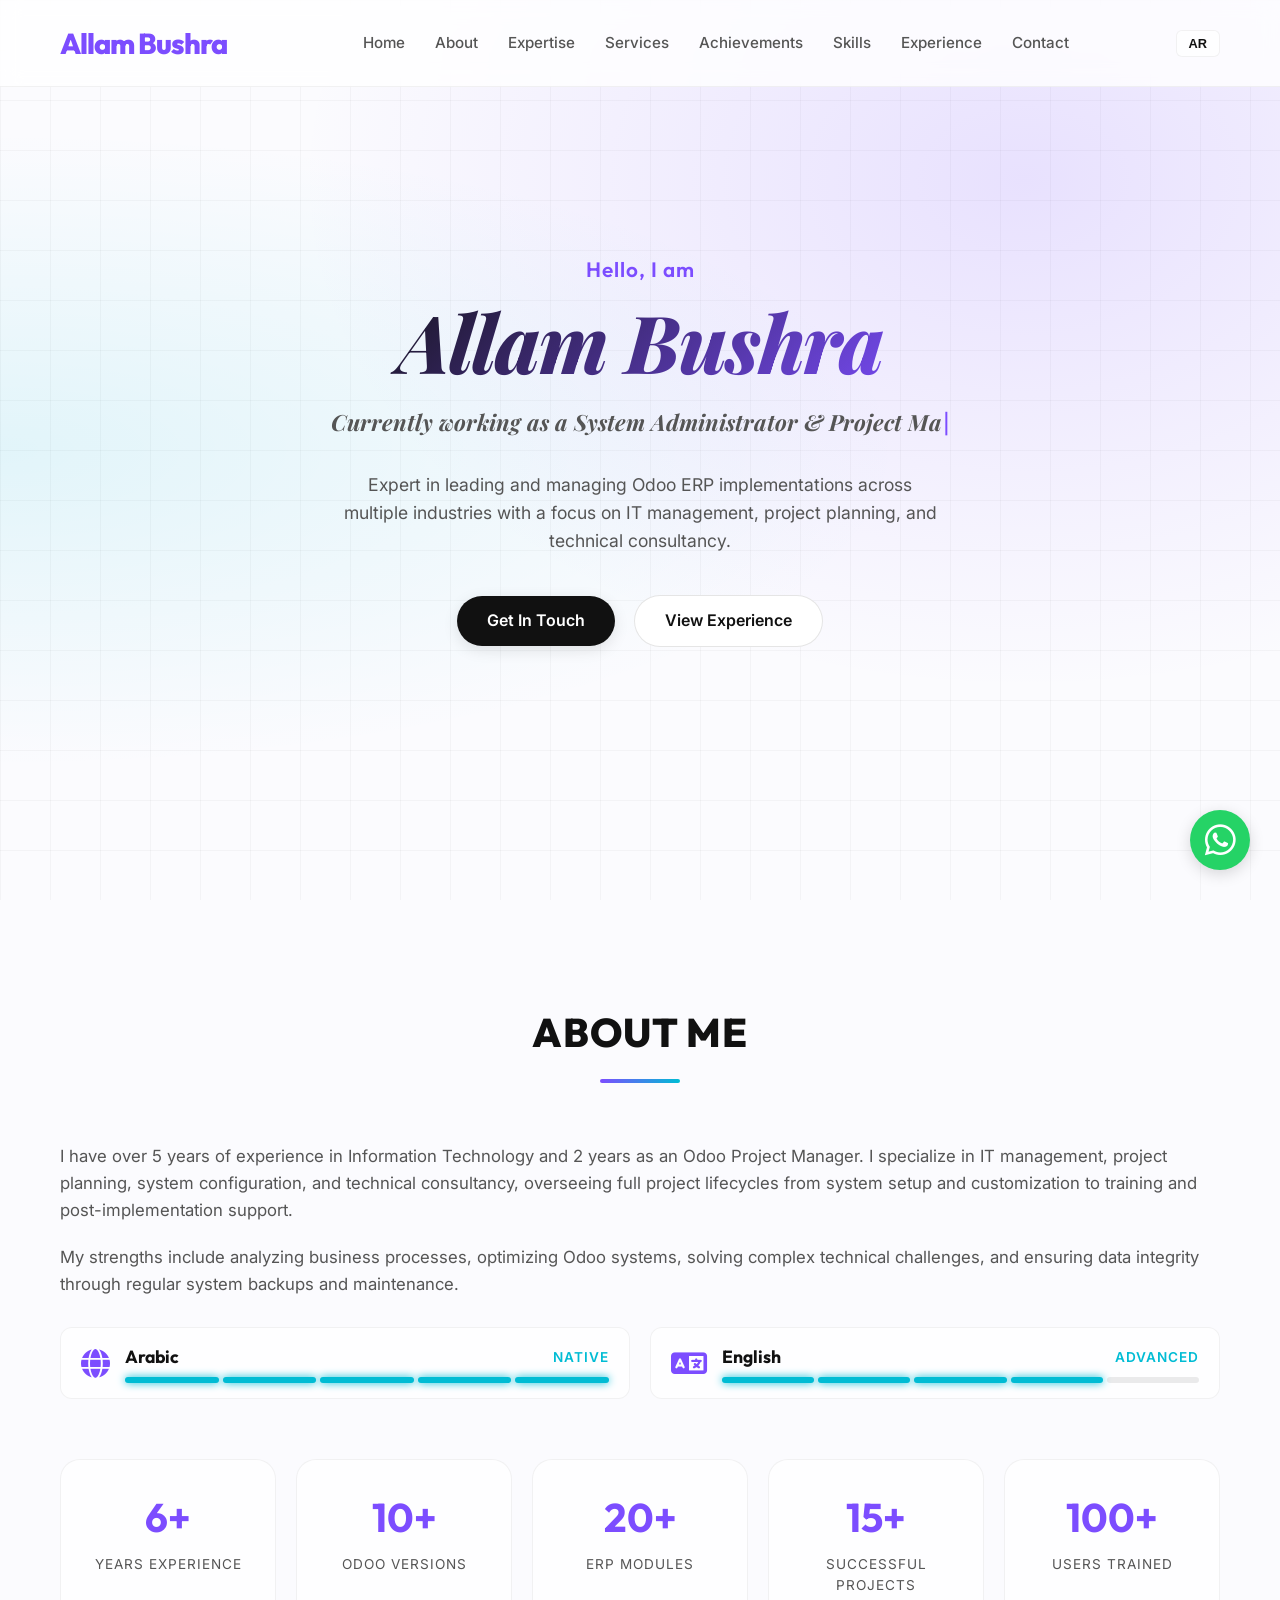
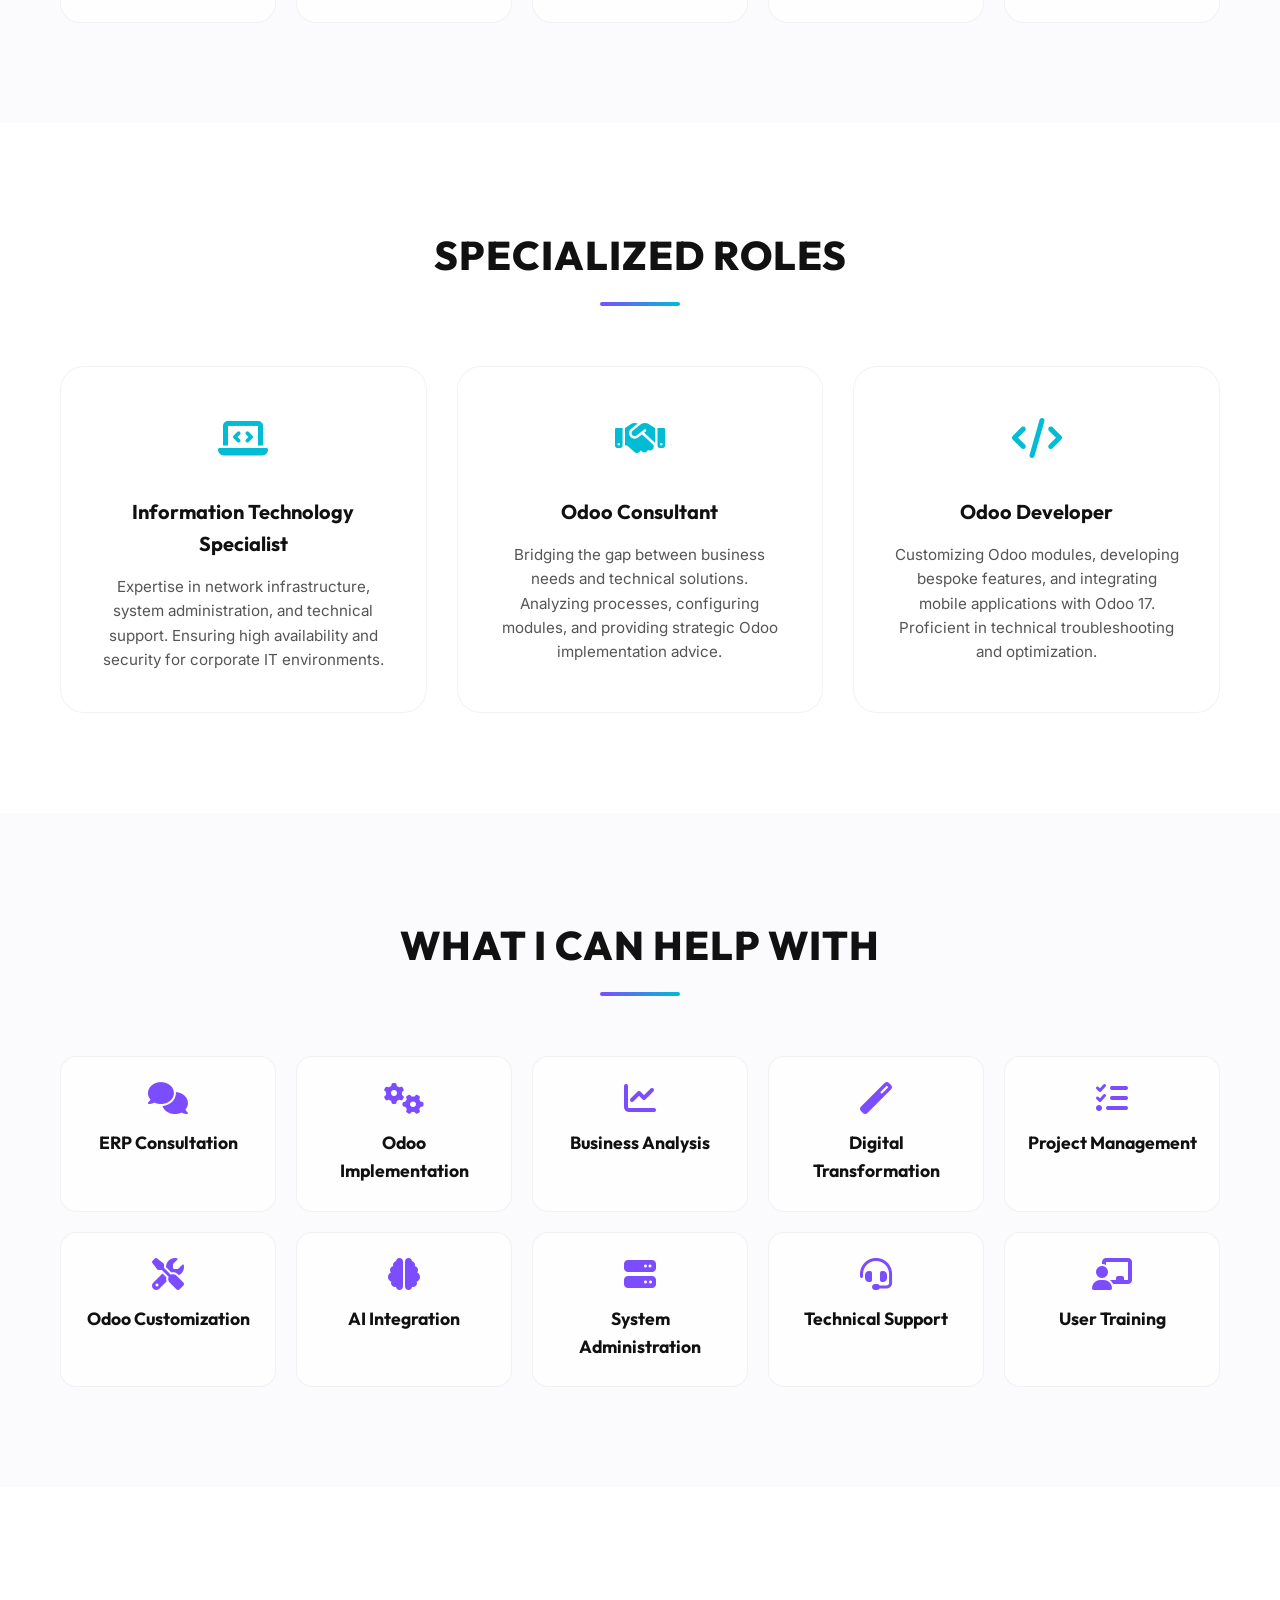
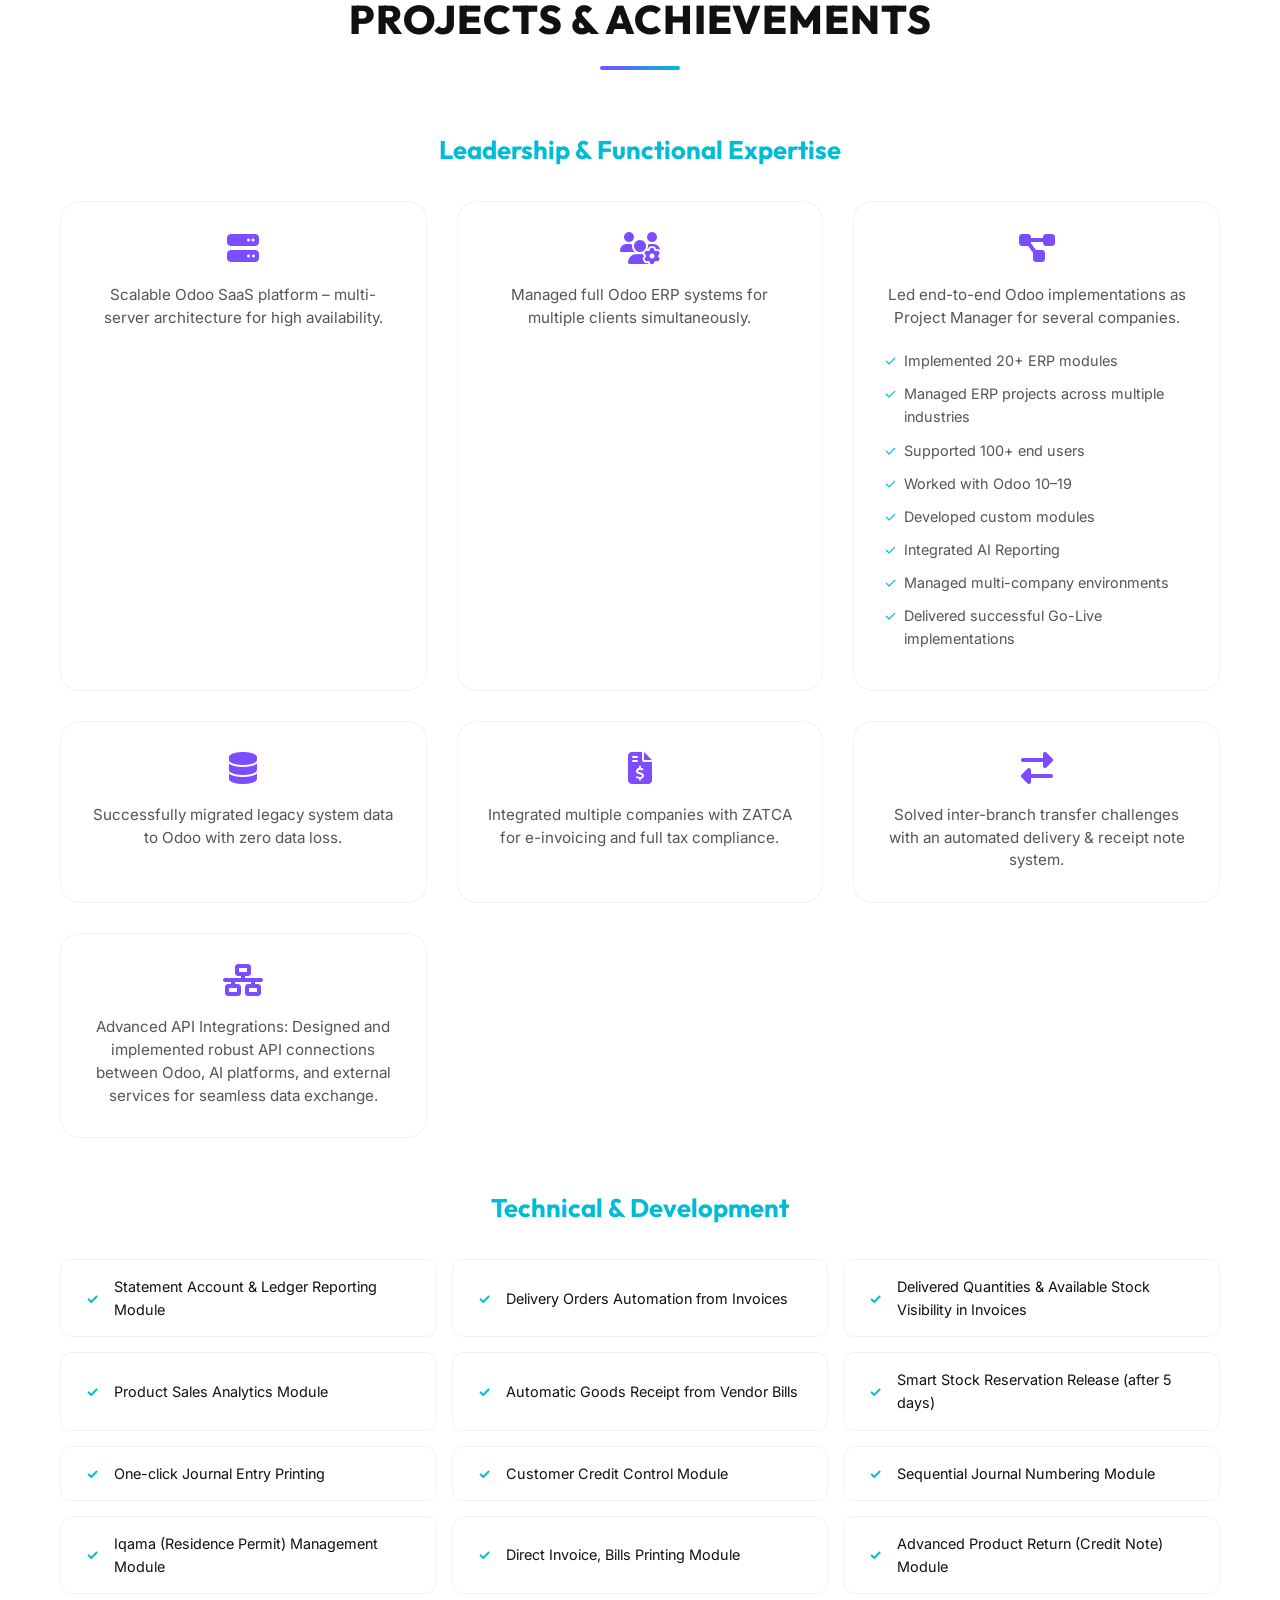
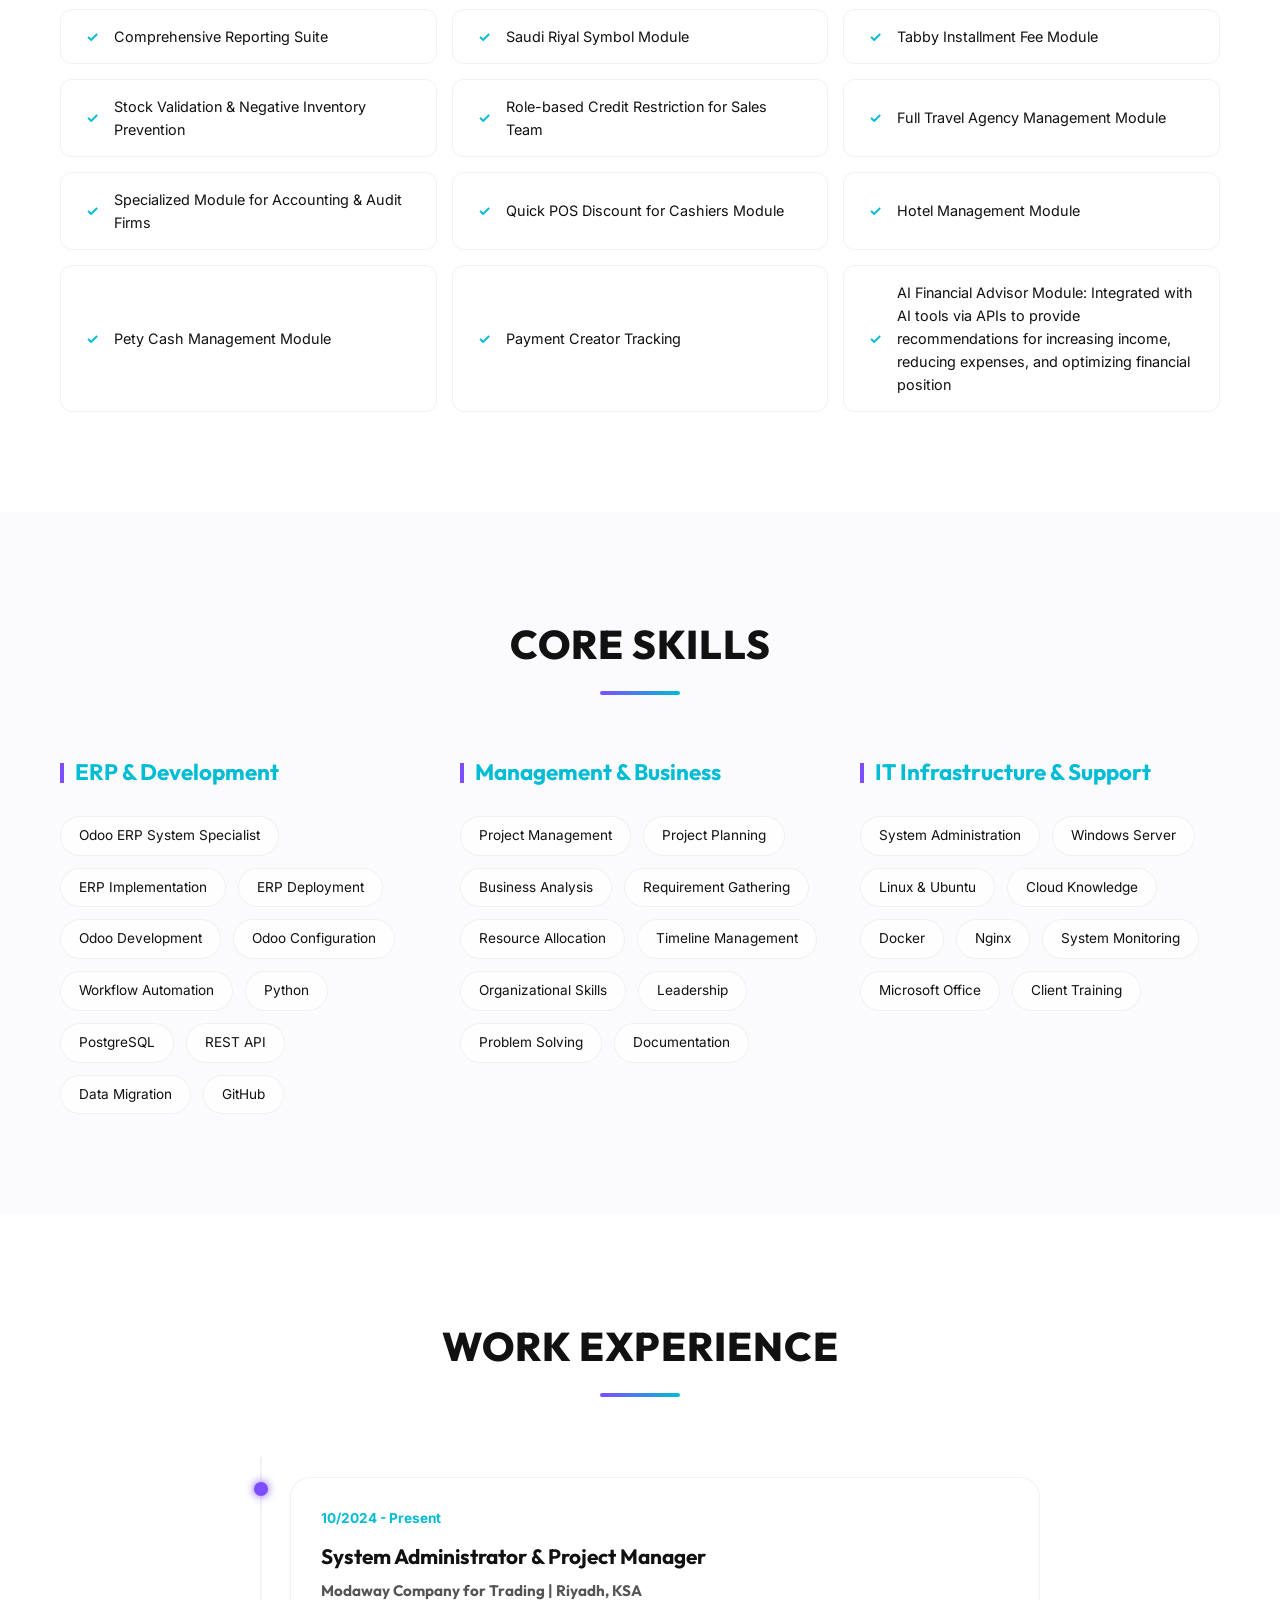
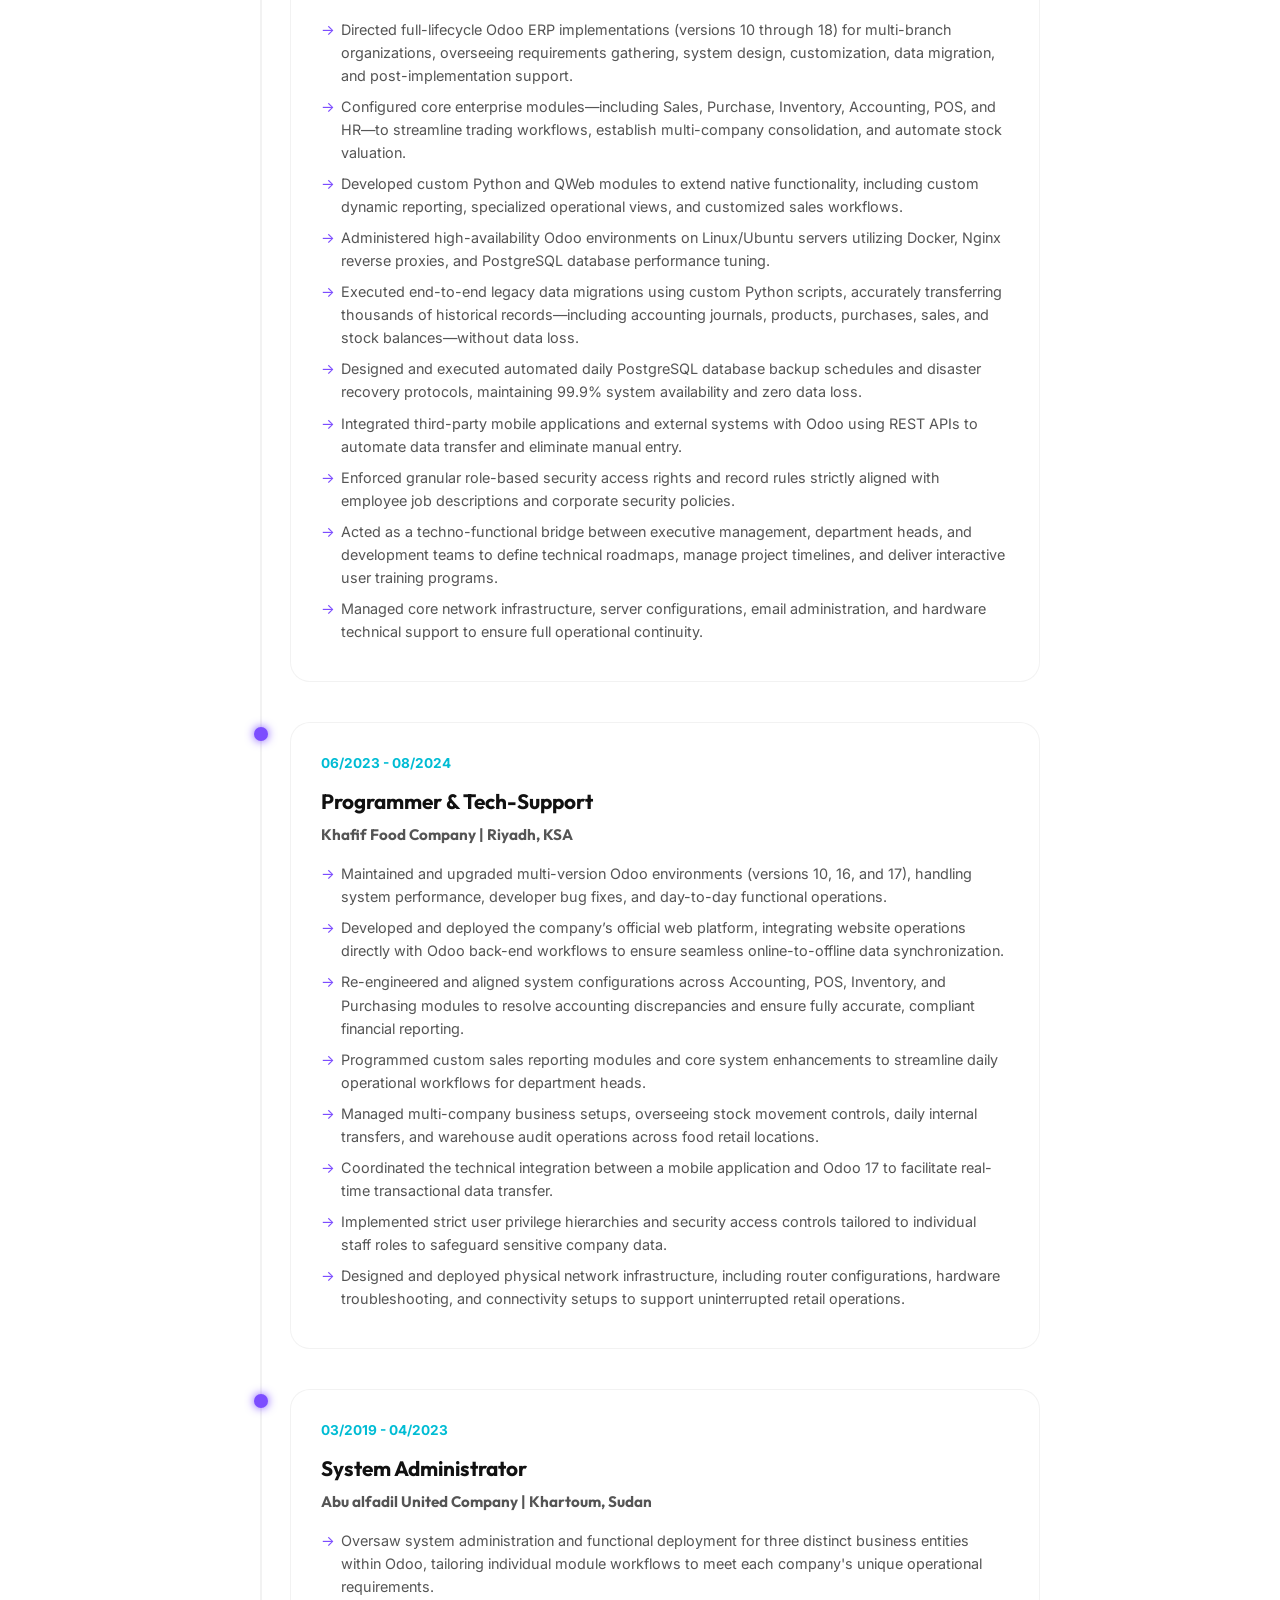
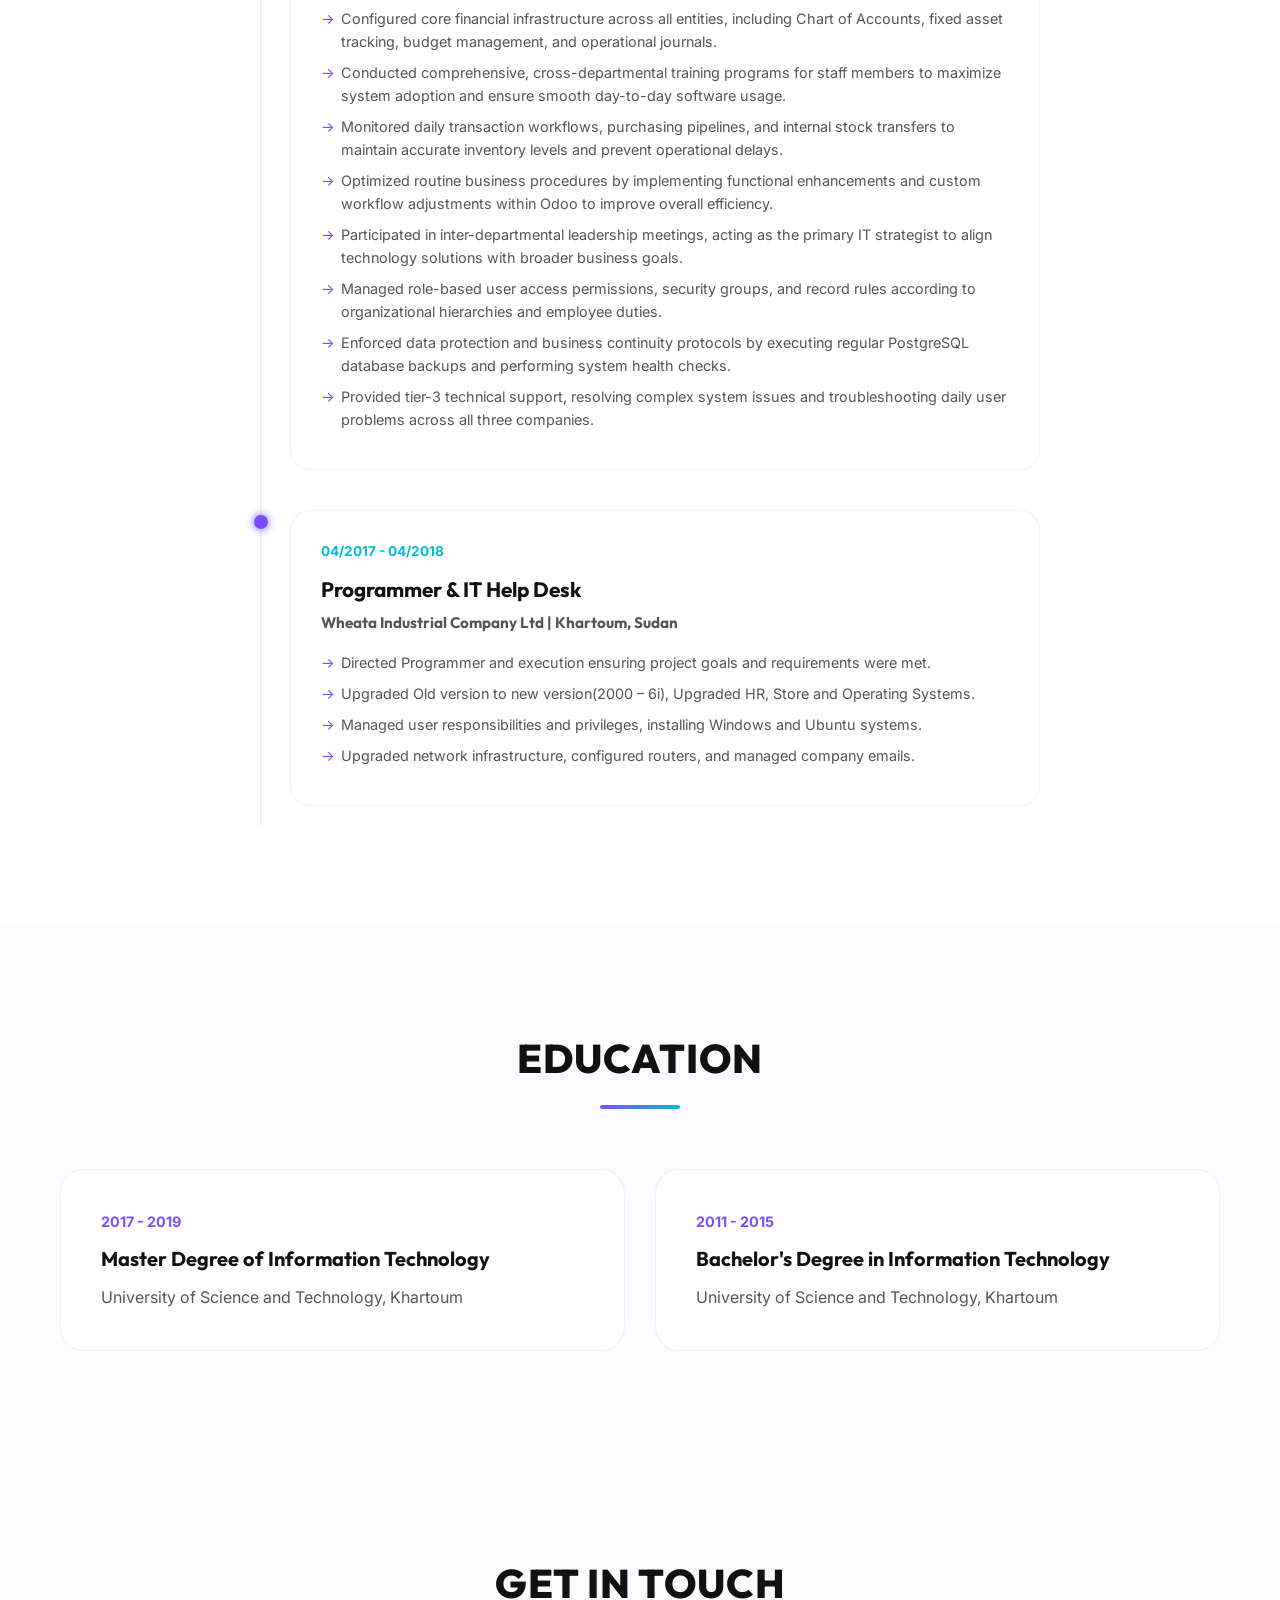
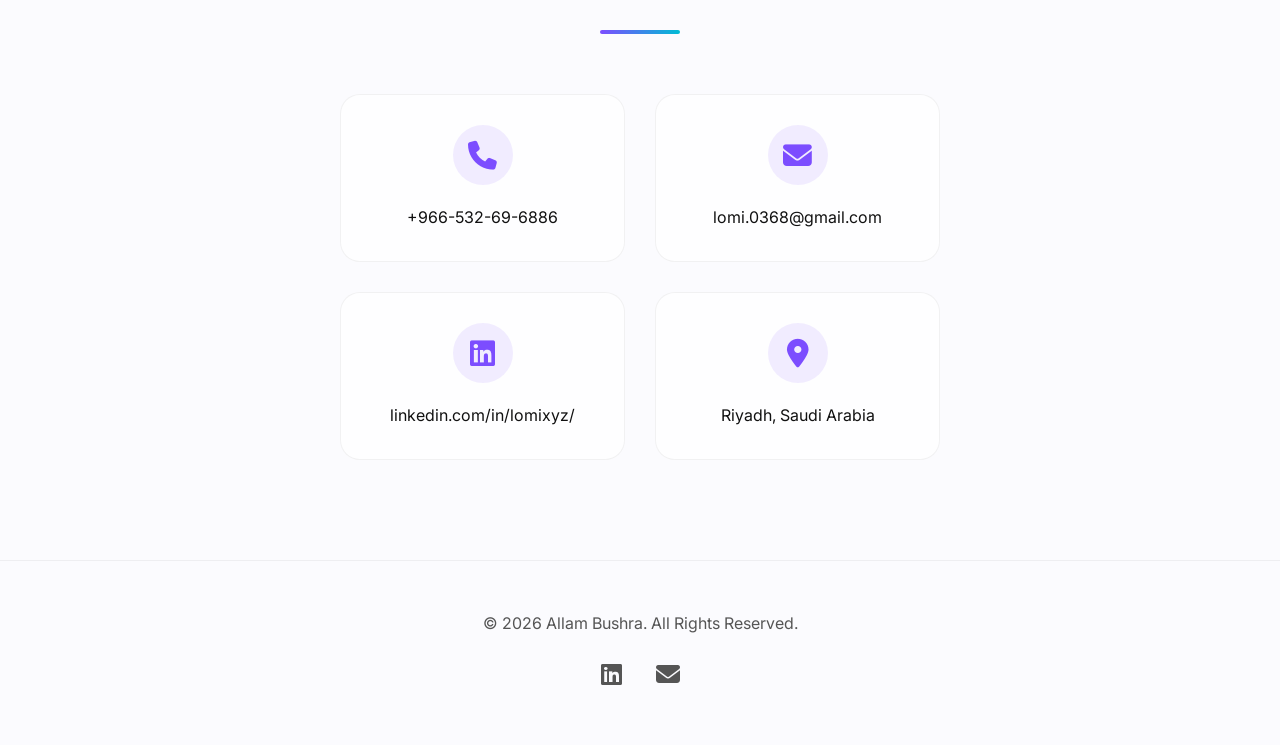
<file: index.html>
<!DOCTYPE html>
<html lang="en">
<head>
    <meta charset="UTF-8">
    <meta name="viewport" content="width=device-width, initial-scale=1.0">
    <title>Allam Bushra | ERP Specialist & Odoo Expert</title>
    <meta name="description" content="Portfolio of Allam Bushra, an ERP System Specialist, Odoo Consultant, and Odoo Developer.">
    <link rel="stylesheet" href="style.css">
    <!-- Google Fonts -->
    <link rel="preconnect" href="https://fonts.googleapis.com">
    <link rel="preconnect" href="https://fonts.gstatic.com" crossorigin>
    <link href="https://fonts.googleapis.com/css2?family=Inter:wght@300;400;500;600;700&family=Outfit:wght@300;400;500;600;700;800&family=Cairo:wght@300;400;600;700;900&family=Playfair+Display:ital,wght@0,400;0,700;1,400;1,700&display=swap" rel="stylesheet">
    <!-- Font Awesome -->
    <link rel="stylesheet" href="https://cdnjs.cloudflare.com/ajax/libs/font-awesome/6.4.0/css/all.min.css">
</head>
<body>
    <nav id="navbar">
        <div class="container">
            <div class="logo"><span data-en="Allam" data-ar="علام">Allam</span> <span data-en="Bushra" data-ar="بشرى">Bushra</span></div>
            <ul class="nav-links">
                <li><a href="#hero" data-en="Home" data-ar="الرئيسية">Home</a></li>
                <li><a href="#about" data-en="About" data-ar="من أنا">About</a></li>
                <li><a href="#expertise" data-en="Expertise" data-ar="الخبرات">Expertise</a></li>
                <li><a href="#services" data-en="Services" data-ar="الخدمات">Services</a></li>
                <li><a href="#achievements" data-en="Achievements" data-ar="الإنجازات">Achievements</a></li>
                <li><a href="#skills" data-en="Skills" data-ar="المهارات">Skills</a></li>
                <li><a href="#experience" data-en="Experience" data-ar="الخبرة">Experience</a></li>
                <li><a href="#contact" data-en="Contact" data-ar="اتصل بي">Contact</a></li>
            </ul>
            <div class="nav-right">
                <button id="lang-toggle" class="lang-btn">AR</button>
                <div class="menu-btn"><i class="fas fa-bars"></i></div>
            </div>
        </div>
    </nav>

    <header id="hero">
        <div class="container">
            <div class="hero-content">
                <h2 class="fade-in" data-en="Hello, I am" data-ar="مرحباً، أنا">Hello, I am</h2>
                <h1 class="fade-in" data-en="Allam Bushra" data-ar="علام بشرى">Allam Bushra</h1>
                <h3 class="fade-in typing-effect" id="typed-text" data-en="Currently working as a System Administrator & Project Manager" data-ar="أعمل حالياً كمدير نظام ومدير مشاريع"></h3>
                <p class="fade-in" data-en="Expert in leading and managing Odoo ERP implementations across multiple industries with a focus on IT management, project planning, and technical consultancy." data-ar="خبير في قيادة وإدارة تطبيقات Odoo ERP عبر صناعات متعددة مع التركيز على إدارة تكنولوجيا المعلومات وتخطيط المشاريع والاستشارات الفنية.">Expert in leading and managing Odoo ERP implementations across multiple industries with a focus on IT management, project planning, and technical consultancy.</p>
                <div class="hero-btns fade-in">
                    <a href="#contact" class="btn btn-primary" data-en="Get In Touch" data-ar="تواصل معي">Get In Touch</a>
                    <a href="#experience" class="btn btn-secondary" data-en="View Experience" data-ar="عرض الخبرات">View Experience</a>
                </div>
            </div>
        </div>
    </header>

    <section id="about" class="section">
        <div class="container">
            <div class="section-title">
                <h2 data-en="About Me" data-ar="عني">About Me</h2>
                <div class="underline"></div>
            </div>
            <div class="about-grid">
                <div class="about-text">
                    <p data-en="I have over 5 years of experience in Information Technology and 2 years as an Odoo Project Manager. I specialize in IT management, project planning, system configuration, and technical consultancy, overseeing full project lifecycles from system setup and customization to training and post-implementation support." data-ar="لدي أكثر من 5 سنوات من الخبرة في تكنولوجيا المعلومات وسنتين كمدير مشروع أودو. أتخصص في إدارة تكنولوجيا المعلومات، وتخطيط المشاريع، وتكوين الأنظمة، والاستشارات الفنية، والإشراف على دورات حياة المشروع الكاملة من إعداد النظام وتخصيصه إلى التدريب ودعم ما بعد التنفيذ.">I have over 5 years of experience in Information Technology and 2 years as an Odoo Project Manager. I specialize in IT management, project planning, system configuration, and technical consultancy, overseeing full project lifecycles from system setup and customization to training and post-implementation support.</p>
                    <p data-en="My strengths include analyzing business processes, optimizing Odoo systems, solving complex technical challenges, and ensuring data integrity through regular system backups and maintenance." data-ar="تشمل نقاط قوتي تحليل العمليات التجارية، وتحسين أنظمة أودو، وحل التحديات التقنية المعقدة، وضمان سلامة البيانات من خلال النسخ الاحتياطي المنتظم للنظام والصيانة.">My strengths include analyzing business processes, optimizing Odoo systems, solving complex technical challenges, and ensuring data integrity through regular system backups and maintenance.</p>
                    <div class="lang-grid">
                        <div class="lang-card fade-up">
                            <i class="fas fa-globe"></i>
                            <div class="lang-details">
                                <div class="lang-header">
                                    <h4 data-en="Arabic" data-ar="العربية">Arabic</h4>
                                    <span class="lang-level" data-en="Native" data-ar="اللغة الأم">Native</span>
                                </div>
                                <div class="lexus-indicator">
                                    <div class="segment filled s1"></div>
                                    <div class="segment filled s2"></div>
                                    <div class="segment filled s3"></div>
                                    <div class="segment filled s4"></div>
                                    <div class="segment filled s5"></div>
                                </div>
                            </div>
                        </div>
                        <div class="lang-card fade-up">
                            <i class="fas fa-language"></i>
                            <div class="lang-details">
                                <div class="lang-header">
                                    <h4 data-en="English" data-ar="الإنجليزية">English</h4>
                                    <span class="lang-level" data-en="Advanced" data-ar="متقدم">Advanced</span>
                                </div>
                                <div class="lexus-indicator">
                                    <div class="segment filled s1"></div>
                                    <div class="segment filled s2"></div>
                                    <div class="segment filled s3"></div>
                                    <div class="segment filled s4"></div>
                                    <div class="segment s5"></div>
                                </div>
                            </div>
                        </div>
                    </div>
                </div>
                <div class="about-stats">
                    <div class="stat-card fade-up">
                        <h3>6+</h3>
                        <p data-en="Years Experience" data-ar="سنوات خبرة">Years Experience</p>
                    </div>
                    <div class="stat-card fade-up">
                        <h3>10+</h3>
                        <p data-en="Odoo Versions" data-ar="إصدارات أودو">Odoo Versions</p>
                    </div>
                    <div class="stat-card fade-up">
                        <h3>20+</h3>
                        <p data-en="ERP Modules" data-ar="وحدات ERP">ERP Modules</p>
                    </div>
                    <div class="stat-card fade-up">
                        <h3>15+</h3>
                        <p data-en="Successful Projects" data-ar="مشاريع ناجحة">Successful Projects</p>
                    </div>
                    <div class="stat-card fade-up">
                        <h3>100+</h3>
                        <p data-en="Users Trained" data-ar="مستخدمين تم تدريبهم">Users Trained</p>
                    </div>
                </div>
            </div>
        </div>
    </section>

    <section id="expertise" class="section bg-light">
        <div class="container">
            <div class="section-title">
                <h2 data-en="Specialized Roles" data-ar="الأدوار المتخصصة">Specialized Roles</h2>
                <div class="underline"></div>
            </div>
            <div class="expertise-grid">
                <div class="expertise-card fade-up">
                    <div class="icon"><i class="fas fa-laptop-code"></i></div>
                    <h3 data-en="Information Technology Specialist" data-ar="أخصائي تكنولوجيا المعلومات">Information Technology Specialist</h3>
                    <p data-en="Expertise in network infrastructure, system administration, and technical support. Ensuring high availability and security for corporate IT environments." data-ar="خبرة في البنية التحتية للشبكات، وإدارة الأنظمة، والدعم الفني. ضمان التوافر العالي والأمان لبيئات تكنولوجيا المعلومات في الشركات.">Expertise in network infrastructure, system administration, and technical support. Ensuring high availability and security for corporate IT environments.</p>
                </div>
                <div class="expertise-card fade-up">
                    <div class="icon"><i class="fas fa-handshake"></i></div>
                    <h3 data-en="Odoo Consultant" data-ar="مستشار أودو">Odoo Consultant</h3>
                    <p data-en="Bridging the gap between business needs and technical solutions. Analyzing processes, configuring modules, and providing strategic Odoo implementation advice." data-ar="جسور الفجوة بين احتياجات العمل والحلول التقنية. تحليل العمليات، وتكوين الوحدات، وتقديم المشورة الاستراتيجية لتنفيذ أودو.">Bridging the gap between business needs and technical solutions. Analyzing processes, configuring modules, and providing strategic Odoo implementation advice.</p>
                </div>
                <div class="expertise-card fade-up">
                    <div class="icon"><i class="fas fa-code"></i></div>
                    <h3 data-en="Odoo Developer" data-ar="مطور أودو">Odoo Developer</h3>
                    <p data-en="Customizing Odoo modules, developing bespoke features, and integrating mobile applications with Odoo 17. Proficient in technical troubleshooting and optimization." data-ar="تخصيص وحدات أودو، وتطوير ميزات مخصصة، ودمج تطبيقات الهاتف المحمول مع أودو 17. بارع في استكشاف الأخطاء الفنية وإصلاحها والتحسين.">Customizing Odoo modules, developing bespoke features, and integrating mobile applications with Odoo 17. Proficient in technical troubleshooting and optimization.</p>
                </div>
            </div>
        </div>
    </section>

    <section id="services" class="section">
        <div class="container">
            <div class="section-title">
                <h2 data-en="What I Can Help With" data-ar="بماذا يمكنني مساعدتك">What I Can Help With</h2>
                <div class="underline"></div>
            </div>
            <div class="services-grid">
                <div class="service-item fade-up">
                    <i class="fas fa-comments"></i>
                    <h3 data-en="ERP Consultation" data-ar="استشارات ERP">ERP Consultation</h3>
                </div>
                <div class="service-item fade-up">
                    <i class="fas fa-cogs"></i>
                    <h3 data-en="Odoo Implementation" data-ar="تنفيذ أودو">Odoo Implementation</h3>
                </div>
                <div class="service-item fade-up">
                    <i class="fas fa-chart-line"></i>
                    <h3 data-en="Business Analysis" data-ar="تحليل الأعمال">Business Analysis</h3>
                </div>
                <div class="service-item fade-up">
                    <i class="fas fa-magic"></i>
                    <h3 data-en="Digital Transformation" data-ar="التحول الرقمي">Digital Transformation</h3>
                </div>
                <div class="service-item fade-up">
                    <i class="fas fa-tasks"></i>
                    <h3 data-en="Project Management" data-ar="إدارة المشاريع">Project Management</h3>
                </div>
                <div class="service-item fade-up">
                    <i class="fas fa-tools"></i>
                    <h3 data-en="Odoo Customization" data-ar="تخصيص أودو">Odoo Customization</h3>
                </div>
                <div class="service-item fade-up">
                    <i class="fas fa-brain"></i>
                    <h3 data-en="AI Integration" data-ar="دمج الذكاء الاصطناعي">AI Integration</h3>
                </div>
                <div class="service-item fade-up">
                    <i class="fas fa-server"></i>
                    <h3 data-en="System Administration" data-ar="إدارة الأنظمة">System Administration</h3>
                </div>
                <div class="service-item fade-up">
                    <i class="fas fa-headset"></i>
                    <h3 data-en="Technical Support" data-ar="الدعم الفني">Technical Support</h3>
                </div>
                <div class="service-item fade-up">
                    <i class="fas fa-chalkboard-teacher"></i>
                    <h3 data-en="User Training" data-ar="تدريب المستخدمين">User Training</h3>
                </div>
            </div>
        </div>
    </section>

    <section id="achievements" class="section bg-light">
        <div class="container">
            <div class="section-title">
                <h2 data-en="Projects & Achievements" data-ar="المشاريع والإنجازات">Projects & Achievements</h2>
                <div class="underline"></div>
            </div>

            <div class="achievement-category">
                <h3 data-en="Leadership & Functional Expertise" data-ar="الخبرة الوظيفية وقيادة المشاريع">Leadership & Functional Expertise</h3>
                <div class="achievement-grid">
                    <div class="achievement-card fade-up">
                        <i class="fas fa-server"></i>
                        <p data-en="Scalable Odoo SaaS platform – multi-server architecture for high availability." data-ar="منصة أودو SaaS قابلة للتوسع - هندسة خوادم متعددة لضمان التوافر العالي.">Scalable Odoo SaaS platform – multi-server architecture for high availability.</p>
                    </div>
                    <div class="achievement-card fade-up">
                        <i class="fas fa-users-cog"></i>
                        <p data-en="Managed full Odoo ERP systems for multiple clients simultaneously." data-ar="إدارة أنظمة أودو ERP الكاملة لعدة عملاء في وقت واحد.">Managed full Odoo ERP systems for multiple clients simultaneously.</p>
                    </div>
                    <div class="achievement-card fade-up">
                        <i class="fas fa-project-diagram"></i>
                        <p data-en="Led end-to-end Odoo implementations as Project Manager for several companies." data-ar="قيادة تنفيذ أودو من البداية إلى النهاية كمدير مشروع لعدة شركات.">Led end-to-end Odoo implementations as Project Manager for several companies.</p>
                        <ul class="achievement-card-list">
                            <li data-en="Implemented 20+ ERP modules" data-ar="تنفيذ أكثر من 20 وحدة ERP">Implemented 20+ ERP modules</li>
                            <li data-en="Managed ERP projects across multiple industries" data-ar="إدارة مشاريع ERP عبر صناعات متعددة">Managed ERP projects across multiple industries</li>
                            <li data-en="Supported 100+ end users" data-ar="دعم أكثر من 100 مستخدم نهائي">Supported 100+ end users</li>
                            <li data-en="Worked with Odoo 10–19" data-ar="العمل مع إصدارات أودو 10-19">Worked with Odoo 10–19</li>
                            <li data-en="Developed custom modules" data-ar="تطوير وحدات مخصصة">Developed custom modules</li>
                            <li data-en="Integrated AI Reporting" data-ar="دمج تقارير الذكاء الاصطناعي">Integrated AI Reporting</li>
                            <li data-en="Managed multi-company environments" data-ar="إدارة بيئات الشركات المتعددة">Managed multi-company environments</li>
                            <li data-en="Delivered successful Go-Live implementations" data-ar="تسليم إطلاقات ناجحة للمشاريع">Delivered successful Go-Live implementations</li>
                        </ul>
                    </div>
                    <div class="achievement-card fade-up">
                        <i class="fas fa-database"></i>
                        <p data-en="Successfully migrated legacy system data to Odoo with zero data loss." data-ar="ترحيل بيانات الأنظمة القديمة بنجاح إلى أودو دون فقدان أي بيانات.">Successfully migrated legacy system data to Odoo with zero data loss.</p>
                    </div>
                    <div class="achievement-card fade-up">
                        <i class="fas fa-file-invoice-dollar"></i>
                        <p data-en="Integrated multiple companies with ZATCA for e-invoicing and full tax compliance." data-ar="ربط عدة شركات مع هيئة الزكاة والضريبة والجمارك (ZATCA) للفلترة الإلكترونية والامتثال الضريبي الكامل.">Integrated multiple companies with ZATCA for e-invoicing and full tax compliance.</p>
                    </div>
                    <div class="achievement-card fade-up">
                        <i class="fas fa-exchange-alt"></i>
                        <p data-en="Solved inter-branch transfer challenges with an automated delivery & receipt note system." data-ar="حل تحديات التحويل بين الفروع باستخدام نظام آلي لمذكرات التسليم والاستلام.">Solved inter-branch transfer challenges with an automated delivery & receipt note system.</p>
                    </div>
                    <div class="achievement-card fade-up">
                        <i class="fas fa-network-wired"></i>
                        <p data-en="Advanced API Integrations: Designed and implemented robust API connections between Odoo, AI platforms, and external services for seamless data exchange." data-ar="تكاملات API المتقدمة: تصميم وتنفيذ اتصالات API قوية بين أودو ومنصات الذكاء الاصطناعي والخدمات الخارجية لتبادل البيانات بسلاسة.">Advanced API Integrations: Designed and implemented robust API connections between Odoo, AI platforms, and external services for seamless data exchange.</p>
                    </div>
                </div>
            </div>

            <div class="achievement-category mt-50">
                <h3 data-en="Technical & Development" data-ar="الإنجازات التقنية والتطويرية">Technical & Development</h3>
                <div class="achievement-list">
                    <div class="achievement-item fade-up" data-en="Statement Account & Ledger Reporting Module" data-ar="موديول كشف الحساب وتقارير الأستاذ العام">Statement Account & Ledger Reporting Module</div>
                    <div class="achievement-item fade-up" data-en="Delivery Orders Automation from Invoices" data-ar="أتمتة أوامر التسليم من الفواتير (توليد آلي لأوامر المخزون)">Delivery Orders Automation from Invoices</div>
                    <div class="achievement-item fade-up" data-en="Delivered Quantities & Available Stock Visibility in Invoices" data-ar="رؤية الكميات المسلمة والمخزون المتاح داخل الفواتير">Delivered Quantities & Available Stock Visibility in Invoices</div>
                    <div class="achievement-item fade-up" data-en="Product Sales Analytics Module" data-ar="موديول تحليلات مبيعات المنتجات">Product Sales Analytics Module</div>
                    <div class="achievement-item fade-up" data-en="Automatic Goods Receipt from Vendor Bills" data-ar="استلام البضائع الآلي من فواتير الموردين">Automatic Goods Receipt from Vendor Bills</div>
                    <div class="achievement-item fade-up" data-en="Smart Stock Reservation Release (after 5 days)" data-ar="إلغاء حجز المخزون الذكي (بعد 5 أيام)">Smart Stock Reservation Release (after 5 days)</div>
                    <div class="achievement-item fade-up" data-en="One-click Journal Entry Printing" data-ar="طباعة قيود اليومية بنقرة واحدة">One-click Journal Entry Printing</div>
                    <div class="achievement-item fade-up" data-en="Customer Credit Control Module" data-ar="موديول التحكم في ائتمان العملاء (منع الفواتير المتأخرة)">Customer Credit Control Module</div>
                    <div class="achievement-item fade-up" data-en="Sequential Journal Numbering Module" data-ar="موديول الترقيم التسلسلي لليومية لتسهيل الأرشفة">Sequential Journal Numbering Module</div>
                    <div class="achievement-item fade-up" data-en="Iqama (Residence Permit) Management Module" data-ar="موديول إدارة الإقامات (متابعة - تجديد - انتهاء)">Iqama (Residence Permit) Management Module</div>
                    <div class="achievement-item fade-up" data-en="Direct Invoice, Bills Printing Module" data-ar="موديول الطباعة المباشرة للفواتير والمطالبات">Direct Invoice, Bills Printing Module</div>
                    <div class="achievement-item fade-up" data-en="Advanced Product Return (Credit Note) Module" data-ar="موديول مرتجع المنتجات المتقدم (إشعار دائن ذكي)">Advanced Product Return (Credit Note) Module</div>
                    <div class="achievement-item fade-up" data-en="Comprehensive Reporting Suite" data-ar="مجموعة تقارير شاملة (مبيعات، مناديب، تحصيلات)">Comprehensive Reporting Suite</div>
                    <div class="achievement-item fade-up" data-en="Saudi Riyal Symbol Module" data-ar="موديول رمز الريال السعودي">Saudi Riyal Symbol Module</div>
                    <div class="achievement-item fade-up" data-en="Tabby Installment Fee Module" data-ar="موديول رسوم أقساط تابي">Tabby Installment Fee Module</div>
                    <div class="achievement-item fade-up" data-en="Stock Validation & Negative Inventory Prevention" data-ar="التحقق من المخزون ومنع المخزون السالب">Stock Validation & Negative Inventory Prevention</div>
                    <div class="achievement-item fade-up" data-en="Role-based Credit Restriction for Sales Team" data-ar="قيود الائتمان القائمة على الأدوار لفريق المبيعات">Role-based Credit Restriction for Sales Team</div>
                    <div class="achievement-item fade-up" data-en="Full Travel Agency Management Module" data-ar="موديول كامل لإدارة وكالات السفر والسياحة">Full Travel Agency Management Module</div>
                    <div class="achievement-item fade-up" data-en="Specialized Module for Accounting & Audit Firms" data-ar="موديول متخصص لشركات المحاسبة والمراجعة">Specialized Module for Accounting & Audit Firms</div>
                    <div class="achievement-item fade-up" data-en="Quick POS Discount for Cashiers Module" data-ar="موديول خصم نقاط البيع السريع للكاشير">Quick POS Discount for Cashiers Module</div>
                    <div class="achievement-item fade-up" data-en="Hotel Management Module" data-ar="موديول إدارة الفنادق (حجز غرف، طلبات عبر الإنترنت)">Hotel Management Module</div>
                    <div class="achievement-item fade-up" data-en="Pety Cash Management Module" data-ar="موديول إدارة العهدة النقدية (المصروفات النثرية)">Petty Cash Management Module</div>
                    <div class="achievement-item fade-up" data-en="Payment Creator Tracking" data-ar="تتبع منشئ الدفع (إظهار من قام بإنشاء كل دفعة)">Payment Creator Tracking</div>
                    <div class="achievement-item fade-up" data-en="AI Financial Advisor Module: Integrated with AI tools via APIs to provide recommendations for increasing income, reducing expenses, and optimizing financial position" data-ar="موديول المستشار المالي بالذكاء الاصطناعي: متكامل مع أدوات الذكاء الاصطناعي عبر واجهات برمجة التطبيقات (APIs) لتقديم توصيات لزيادة الدخل وتقليل النفقات وتحسين الوضع المالي">AI Financial Advisor Module: Integrated with AI tools via APIs to provide recommendations for increasing income, reducing expenses, and optimizing financial position</div>
                </div>
            </div>
        </div>
    </section>
    <section id="skills" class="section">
        <div class="container">
            <div class="section-title">
                <h2 data-en="Core Skills" data-ar="المهارات الأساسية">Core Skills</h2>
                <div class="underline"></div>
            </div>
            <div class="skills-grid">
                <div class="skill-category">
                    <h3 data-en="ERP & Development" data-ar="ERP والتطوير">ERP & Development</h3>
                    <div class="skill-tags">
                        <span class="tag" data-en="Odoo ERP System Specialist" data-ar="أخصائي نظام أودو ERP">Odoo ERP System Specialist</span>
                        <span class="tag" data-en="ERP Implementation" data-ar="تنفيذ ERP">ERP Implementation</span>
                        <span class="tag" data-en="ERP Deployment" data-ar="نشر ERP">ERP Deployment</span>
                        <span class="tag" data-en="Odoo Development" data-ar="تطوير أودو">Odoo Development</span>
                        <span class="tag" data-en="Odoo Configuration" data-ar="تكوين أودو">Odoo Configuration</span>
                        <span class="tag" data-en="Workflow Automation" data-ar="أتمتة سير العمل">Workflow Automation</span>
                        <span class="tag" data-en="Python" data-ar="بايثون">Python</span>
                        <span class="tag" data-en="PostgreSQL" data-ar="قاعدة بيانات PostgreSQL">PostgreSQL</span>
                        <span class="tag" data-en="REST API" data-ar="واجهات برمجة التطبيقات REST">REST API</span>
                        <span class="tag" data-en="Data Migration" data-ar="ترحيل البيانات">Data Migration</span>
                        <span class="tag" data-en="GitHub" data-ar="جيت هاب">GitHub</span>
                    </div>
                </div>
                <div class="skill-category">
                    <h3 data-en="Management & Business" data-ar="الإدارة والأعمال">Management & Business</h3>
                    <div class="skill-tags">
                        <span class="tag" data-en="Project Management" data-ar="إدارة المشاريع">Project Management</span>
                        <span class="tag" data-en="Project Planning" data-ar="تخطيط المشاريع">Project Planning</span>
                        <span class="tag" data-en="Business Analysis" data-ar="تحليل الأعمال">Business Analysis</span>
                        <span class="tag" data-en="Requirement Gathering" data-ar="جمع المتطلبات">Requirement Gathering</span>
                        <span class="tag" data-en="Resource Allocation" data-ar="تخصيص الموارد">Resource Allocation</span>
                        <span class="tag" data-en="Timeline Management" data-ar="إدارة الجداول الزمنية">Timeline Management</span>
                        <span class="tag" data-en="Organizational Skills" data-ar="المهارات التنظيمية">Organizational Skills</span>
                        <span class="tag" data-en="Leadership" data-ar="القيادة">Leadership</span>
                        <span class="tag" data-en="Problem Solving" data-ar="حل المشكلات">Problem Solving</span>
                        <span class="tag" data-en="Documentation" data-ar="التوثيق">Documentation</span>
                    </div>
                </div>
                <div class="skill-category">
                    <h3 data-en="IT Infrastructure & Support" data-ar="البنية التحتية والدعم">IT Infrastructure & Support</h3>
                    <div class="skill-tags">
                        <span class="tag" data-en="System Administration" data-ar="إدارة الأنظمة">System Administration</span>
                        <span class="tag" data-en="Windows Server" data-ar="خادم ويندوز">Windows Server</span>
                        <span class="tag" data-en="Linux & Ubuntu" data-ar="لينكس وأوبونتو">Linux & Ubuntu</span>
                        <span class="tag" data-en="Cloud Knowledge" data-ar="المعرفة السحابية">Cloud Knowledge</span>
                        <span class="tag" data-en="Docker" data-ar="دوكر">Docker</span>
                        <span class="tag" data-en="Nginx" data-ar="إنجن إكس">Nginx</span>
                        <span class="tag" data-en="System Monitoring" data-ar="مراقبة الأنظمة">System Monitoring</span>
                        <span class="tag" data-en="Microsoft Office" data-ar="مايكروسوفت أوفيس">Microsoft Office</span>
                        <span class="tag" data-en="Client Training" data-ar="تدريب العملاء">Client Training</span>
                    </div>
                </div>
            </div>
        </div>
    </section>

    <section id="experience" class="section bg-light">
        <div class="container">
            <div class="section-title">
                <h2 data-en="Work Experience" data-ar="الخبرة العملية">Work Experience</h2>
                <div class="underline"></div>
            </div>
            <div class="timeline">
                <div class="timeline-item">
                    <div class="timeline-dot"></div>
                    <div class="timeline-content">
                        <span class="date">10/2024 - <span data-en="Present" data-ar="الآن">Present</span></span>
                        <h3 data-en="System Administrator & Project Manager" data-ar="مسؤول النظام ومدير مشروع">System Administrator & Project Manager</h3>
                        <h4 data-en="Modaway Company for Trading | Riyadh, KSA" data-ar="شركة طريق الموضة للتجارة | الرياض، المملكة العربية السعودية">Modaway Company for Trading | Riyadh, KSA</h4>
                        <ul>
                            <li data-en="Directed full-lifecycle Odoo ERP implementations (versions 10 through 18) for multi-branch organizations, overseeing requirements gathering, system design, customization, data migration, and post-implementation support." data-ar="إدارة وتنفيذ دورة الحياة الكاملة لأنظمة Odoo ERP (الإصدارات 10 إلى 18) للمؤسسات متعددة الفروع، مع الإشراف على جمع المتطلبات، وتصميم النظام، والتخصيص، وترحيل البيانات، ودعم ما بعد التنفيذ.">Directed full-lifecycle Odoo ERP implementations (versions 10 through 18) for multi-branch organizations, overseeing requirements gathering, system design, customization, data migration, and post-implementation support.</li>
                            <li data-en="Configured core enterprise modules—including Sales, Purchase, Inventory, Accounting, POS, and HR—to streamline trading workflows, establish multi-company consolidation, and automate stock valuation." data-ar="تكوين وحدات المؤسسة الأساسية—بما في ذلك المبيعات، والمشتريات، والمخزون، والمحاسبة، ونقاط البيع، والموارد البشرية—لتبسيط مسارات عمل التداول، وتأسيس دمج متعدد الشركات، وأتمتة تقييم المخزون.">Configured core enterprise modules—including Sales, Purchase, Inventory, Accounting, POS, and HR—to streamline trading workflows, establish multi-company consolidation, and automate stock valuation.</li>
                            <li data-en="Developed custom Python and QWeb modules to extend native functionality, including custom dynamic reporting, specialized operational views, and customized sales workflows." data-ar="تطوير وحدات مخصصة باستخدام Python و QWeb لتوسيع الوظائف الأصلية، بما في ذلك إعداد التقارير الديناميكية المخصصة، وطرق العرض التشغيلية المتخصصة، ومسارات عمل المبيعات المخصصة.">Developed custom Python and QWeb modules to extend native functionality, including custom dynamic reporting, specialized operational views, and customized sales workflows.</li>
                            <li data-en="Administered high-availability Odoo environments on Linux/Ubuntu servers utilizing Docker, Nginx reverse proxies, and PostgreSQL database performance tuning." data-ar="إدارة بيئات Odoo عالية التوفر على خوادم Linux/Ubuntu باستخدام Docker و Nginx كوكيل عكسي (Reverse Proxy) وضبط أداء قاعدة بيانات PostgreSQL.">Administered high-availability Odoo environments on Linux/Ubuntu servers utilizing Docker, Nginx reverse proxies, and PostgreSQL database performance tuning.</li>
                            <li data-en="Executed end-to-end legacy data migrations using custom Python scripts, accurately transferring thousands of historical records—including accounting journals, products, purchases, sales, and stock balances—without data loss." data-ar="تنفيذ عمليات ترحيل بيانات الأنظمة القديمة الشاملة باستخدام نصوص Python المخصصة، ونقل آلاف السجلات التاريخية بدقة—بما في ذلك القيود المحاسبية، والمنتجات، والمشتريات، والمبيعات، وأرصدة المخزون—بدون فقدان للبيانات.">Executed end-to-end legacy data migrations using custom Python scripts, accurately transferring thousands of historical records—including accounting journals, products, purchases, sales, and stock balances—without data loss.</li>
                            <li data-en="Designed and executed automated daily PostgreSQL database backup schedules and disaster recovery protocols, maintaining 99.9% system availability and zero data loss." data-ar="تصميم وتنفيذ جداول النسخ الاحتياطي اليومية التلقائية لقاعدة بيانات PostgreSQL وبروتوكولات التعافي من الكوارث، مما يحافظ على توافر النظام بنسبة 99.9% مع ضمان عدم فقدان البيانات.">Designed and executed automated daily PostgreSQL database backup schedules and disaster recovery protocols, maintaining 99.9% system availability and zero data loss.</li>
                            <li data-en="Integrated third-party mobile applications and external systems with Odoo using REST APIs to automate data transfer and eliminate manual entry." data-ar="دمج تطبيقات الهاتف المحمول للجهات الخارجية والأنظمة الخارجية مع Odoo باستخدام واجهات برمجة التطبيقات REST لأتمتة نقل البيانات وتقليل الإدخال اليدوي.">Integrated third-party mobile applications and external systems with Odoo using REST APIs to automate data transfer and eliminate manual entry.</li>
                            <li data-en="Enforced granular role-based security access rights and record rules strictly aligned with employee job descriptions and corporate security policies." data-ar="تطبيق حقوق وصول أمنية دقيقة قائمة على الأدوار وقواعد سجلات تتماشى تمامًا مع التوصيف الوظيفي للموظفين وسياسات أمن الشركة.">Enforced granular role-based security access rights and record rules strictly aligned with employee job descriptions and corporate security policies.</li>
                            <li data-en="Acted as a techno-functional bridge between executive management, department heads, and development teams to define technical roadmaps, manage project timelines, and deliver interactive user training programs." data-ar="العمل كحلقة وصل تقنية ووظيفية بين الإدارة التنفيذية ورؤساء الأقسام وفرق التطوير لتحديد خارطة الطريق الفنية، وإدارة الجداول الزمنية للمشاريع، وتقديم برامج تدريب تفاعلية للمستخدمين.">Acted as a techno-functional bridge between executive management, department heads, and development teams to define technical roadmaps, manage project timelines, and deliver interactive user training programs.</li>
                            <li data-en="Managed core network infrastructure, server configurations, email administration, and hardware technical support to ensure full operational continuity." data-ar="إدارة البنية التحتية الأساسية للشبكة، وتكوينات الخوادم، وإدارة البريد الإلكتروني، والدعم الفني للأجهزة لضمان استمرارية العمليات بالكامل.">Managed core network infrastructure, server configurations, email administration, and hardware technical support to ensure full operational continuity.</li>
                        </ul>
                    </div>
                </div>
                <div class="timeline-item">
                    <div class="timeline-dot"></div>
                    <div class="timeline-content">
                        <span class="date">06/2023 - 08/2024</span>
                        <h3 data-en="Programmer & Tech-Support" data-ar="مبرمج ودعم فني">Programmer & Tech-Support</h3>
                        <h4 data-en="Khafif Food Company | Riyadh, KSA" data-ar="شركة خفيف للمواد الغذائية | الرياض، المملكة العربية السعودية">Khafif Food Company | Riyadh, KSA</h4>
                        <ul>
                            <li data-en="Maintained and upgraded multi-version Odoo environments (versions 10, 16, and 17), handling system performance, developer bug fixes, and day-to-day functional operations." data-ar="صيانة وترقية بيئات Odoo متعددة الإصدارات (الإصدارات 10 و 16 و 17)، والتعامل مع أداء النظام وإصلاحات أخطاء المطورين والعمليات الوظيفية اليومية.">Maintained and upgraded multi-version Odoo environments (versions 10, 16, and 17), handling system performance, developer bug fixes, and day-to-day functional operations.</li>
                            <li data-en="Developed and deployed the company’s official web platform, integrating website operations directly with Odoo back-end workflows to ensure seamless online-to-offline data synchronization." data-ar="تطوير ونشر المنصة الإلكترونية الرسمية للشركة، ودمج عمليات الموقع مباشرة مع مسارات عمل Odoo الخلفية لضمان مزامنة البيانات بسلاسة بين العمليات الإلكترونية والتقليدية.">Developed and deployed the company’s official web platform, integrating website operations directly with Odoo back-end workflows to ensure seamless online-to-offline data synchronization.</li>
                            <li data-en="Re-engineered and aligned system configurations across Accounting, POS, Inventory, and Purchasing modules to resolve accounting discrepancies and ensure fully accurate, compliant financial reporting." data-ar="إعادة هندسة وتوجيه تكوينات النظام عبر وحدات المحاسبة، ونقاط البيع، والمخزون، والمشتريات لحل التناقضات المحاسبية وضمان تقارير مالية دقيقة ومتوافقة تمامًا.">Re-engineered and aligned system configurations across Accounting, POS, Inventory, and Purchasing modules to resolve accounting discrepancies and ensure fully accurate, compliant financial reporting.</li>
                            <li data-en="Programmed custom sales reporting modules and core system enhancements to streamline daily operational workflows for department heads." data-ar="برمجة وحدات تقارير مبيعات مخصصة وتحسينات على النظام الأساسي لتبسيط مسارات العمل التشغيلية اليومية لرؤساء الأقسام.">Programmed custom sales reporting modules and core system enhancements to streamline daily operational workflows for department heads.</li>
                            <li data-en="Managed multi-company business setups, overseeing stock movement controls, daily internal transfers, and warehouse audit operations across food retail locations." data-ar="إدارة إعدادات الأعمال متعددة الشركات، والإشراف على ضوابط حركة المخزون، والتحويلات الداخلية اليومية، وعمليات تدقيق المستودعات عبر مواقع بيع الأغذية بالتجزئة.">Managed multi-company business setups, overseeing stock movement controls, daily internal transfers, and warehouse audit operations across food retail locations.</li>
                            <li data-en="Coordinated the technical integration between a mobile application and Odoo 17 to facilitate real-time transactional data transfer." data-ar="تنسيق التكامل الفني بين تطبيق هاتف محمول و Odoo 17 لتسهيل نقل بيانات المعاملات في الوقت الفعلي.">Coordinated the technical integration between a mobile application and Odoo 17 to facilitate real-time transactional data transfer.</li>
                            <li data-en="Implemented strict user privilege hierarchies and security access controls tailored to individual staff roles to safeguard sensitive company data." data-ar="تنفيذ تسلسلات هرمية صارمة لامتيازات المستخدمين وضوابط الوصول الأمني المخصصة لأدوار الموظفين الفردية لحماية بيانات الشركة الحساسة.">Implemented strict user privilege hierarchies and security access controls tailored to individual staff roles to safeguard sensitive company data.</li>
                            <li data-en="Designed and deployed physical network infrastructure, including router configurations, hardware troubleshooting, and connectivity setups to support uninterrupted retail operations." data-ar="تصميم ونشر البنية التحتية للشبكة المادية، بما في ذلك تكوينات الموجهات، واكتشاف أخطاء الأجهزة وإصلاحها، وإعدادات الاتصال لدعم عمليات البيع بالتجزئة دون انقطاع.">Designed and deployed physical network infrastructure, including router configurations, hardware troubleshooting, and connectivity setups to support uninterrupted retail operations.</li>
                        </ul>
                    </div>
                </div>
                <div class="timeline-item">
                    <div class="timeline-dot"></div>
                    <div class="timeline-content">
                        <span class="date">03/2019 - 04/2023</span>
                        <h3 data-en="System Administrator" data-ar="مدير نظام">System Administrator</h3>
                        <h4 data-en="Abu alfadil United Company | Khartoum, Sudan" data-ar="شركة أبو الفضل المتحدة | الخرطوم، السودان">Abu alfadil United Company | Khartoum, Sudan</h4>
                        <ul>
                            <li data-en="Oversaw system administration and functional deployment for three distinct business entities within Odoo, tailoring individual module workflows to meet each company's unique operational requirements." data-ar="الإشراف على إدارة النظام والنشر الوظيفي لثلاث كيانات تجارية متميزة داخل Odoo، وتخصيص مسارات عمل الوحدات الفردية لتلبية المتطلبات التشغيلية الفريدة لكل شركة.">Oversaw system administration and functional deployment for three distinct business entities within Odoo, tailoring individual module workflows to meet each company's unique operational requirements.</li>
                            <li data-en="Configured core financial infrastructure across all entities, including Chart of Accounts, fixed asset tracking, budget management, and operational journals." data-ar="تكوين البنية التحتية المالية الأساسية عبر جميع الكيانات، بما في ذلك شجرة الحسابات، وتتبع الأصول الثابتة، وإدارة الميزانية، واليوميات التشغيلية.">Configured core financial infrastructure across all entities, including Chart of Accounts, fixed asset tracking, budget management, and operational journals.</li>
                            <li data-en="Conducted comprehensive, cross-departmental training programs for staff members to maximize system adoption and ensure smooth day-to-day software usage." data-ar="إجراء برامج تدريب شاملة عبر الأقسام للموظفين لزيادة تبني النظام وضمان استخدام البرنامج بسلاسة يوميًا.">Conducted comprehensive, cross-departmental training programs for staff members to maximize system adoption and ensure smooth day-to-day software usage.</li>
                            <li data-en="Monitored daily transaction workflows, purchasing pipelines, and internal stock transfers to maintain accurate inventory levels and prevent operational delays." data-ar="مراقبة مسارات عمل المعاملات اليومية، وسلاسل المشتريات، والتحويلات الداخلية للمخزون للحفاظ على مستويات مخزون دقيقة ومنع التأخيرات التشغيلية.">Monitored daily transaction workflows, purchasing pipelines, and internal stock transfers to maintain accurate inventory levels and prevent operational delays.</li>
                            <li data-en="Optimized routine business procedures by implementing functional enhancements and custom workflow adjustments within Odoo to improve overall efficiency." data-ar="تحسين إجراءات العمل الروتينية من خلال تنفيذ تحسينات وظيفية وتعديلات مخصصة لمسارات العمل داخل Odoo لتحسين الكفاءة العامة.">Optimized routine business procedures by implementing functional enhancements and custom workflow adjustments within Odoo to improve overall efficiency.</li>
                            <li data-en="Participated in inter-departmental leadership meetings, acting as the primary IT strategist to align technology solutions with broader business goals." data-ar="المشاركة في اجتماعات القيادة بين الأقسام، والعمل كخبير استراتيجي رئيسي لتكنولوجيا المعلومات لمواءمة حلول التكنولوجيا مع أهداف العمل الأوسع.">Participated in inter-departmental leadership meetings, acting as the primary IT strategist to align technology solutions with broader business goals.</li>
                            <li data-en="Managed role-based user access permissions, security groups, and record rules according to organizational hierarchies and employee duties." data-ar="إدارة أذونات وصول المستخدمين القائمة على الأدوار، ومجموعات الأمان، وقواعد السجلات وفقًا للتسلسلات الهرمية التنظيمية وواجبات الموظفين.">Managed role-based user access permissions, security groups, and record rules according to organizational hierarchies and employee duties.</li>
                            <li data-en="Enforced data protection and business continuity protocols by executing regular PostgreSQL database backups and performing system health checks." data-ar="فرض بروتوكولات حماية البيانات واستمرارية الأعمال من خلال تنفيذ نسخ احتياطية منتظمة لقاعدة بيانات PostgreSQL وإجراء فحوصات صحة النظام.">Enforced data protection and business continuity protocols by executing regular PostgreSQL database backups and performing system health checks.</li>
                            <li data-en="Provided tier-3 technical support, resolving complex system issues and troubleshooting daily user problems across all three companies." data-ar="تقديم الدعم الفني من المستوى الثالث، وحل مشكلات النظام المعقدة، واكتشاف مشاكل المستخدمين اليومية وإصلاحها عبر الشركات الثلاث.">Provided tier-3 technical support, resolving complex system issues and troubleshooting daily user problems across all three companies.</li>
                        </ul>
                    </div>
                </div>
                <div class="timeline-item">
                    <div class="timeline-dot"></div>
                    <div class="timeline-content">
                        <span class="date">04/2017 - 04/2018</span>
                        <h3 data-en="Programmer & IT Help Desk" data-ar="مبرمج ودعم فني تقني">Programmer & IT Help Desk</h3>
                        <h4 data-en="Wheata Industrial Company Ltd | Khartoum, Sudan" data-ar="شركة ويتا الصناعية المحدودة | الخرطوم، السودان">Wheata Industrial Company Ltd | Khartoum, Sudan</h4>
                        <ul>
                            <li data-en="Directed Programmer and execution ensuring project goals and requirements were met." data-ar="توجيه البرمجة والتنفيذ لضمان تلبية أهداف ومتطلبات المشروع.">Directed Programmer and execution ensuring project goals and requirements were met.</li>
                            <li data-en="Upgraded Old version to new version(2000 – 6i), Upgraded HR, Store and Operating Systems." data-ar="ترقية الإصدار القديم إلى الجديد (2000 – 6i)، وترقية أنظمة الموارد البشرية والمخازن والتشغيل.">Upgraded Old version to new version(2000 – 6i), Upgraded HR, Store and Operating Systems.</li>
                            <li data-en="Managed user responsibilities and privileges, installing Windows and Ubuntu systems." data-ar="إدارة مسؤوليات وصلاحيات المستخدمين، وتثبيت أنظمة ويندوز وأوبونتو.">Managed user responsibilities and privileges, installing Windows and Ubuntu systems.</li>
                            <li data-en="Upgraded network infrastructure, configured routers, and managed company emails." data-ar="ترقية البنية التحتية للشبكة، وتكوين أجهزة التوجيه (Routers)، وإدارة البريد الإلكتروني للشركة.">Upgraded network infrastructure, configured routers, and managed company emails.</li>
                        </ul>
                    </div>
                </div>
            </div>
        </div>
    </section>

    <section id="education" class="section">
        <div class="container">
            <div class="section-title">
                <h2 data-en="Education" data-ar="التعليم">Education</h2>
                <div class="underline"></div>
            </div>
            <div class="edu-grid">
                <div class="edu-card">
                    <div class="year">2017 - 2019</div>
                    <h3 data-en="Master Degree of Information Technology" data-ar="درجة الماجستير في تكنولوجيا المعلومات">Master Degree of Information Technology</h3>
                    <p data-en="University of Science and Technology, Khartoum" data-ar="جامعة العلوم والتكنولوجيا، الخرطوم">University of Science and Technology, Khartoum</p>
                </div>
                <div class="edu-card">
                    <div class="year">2011 - 2015</div>
                    <h3 data-en="Bachelor's Degree in Information Technology" data-ar="درجة البكالوريوس في تكنولوجيا المعلومات">Bachelor's Degree in Information Technology</h3>
                    <p data-en="University of Science and Technology, Khartoum" data-ar="جامعة العلوم والتكنولوجيا، الخرطوم">University of Science and Technology, Khartoum</p>
                </div>
            </div>
        </div>
    </section>

    <section id="contact" class="section bg-dark">
        <div class="container">
            <div class="section-title white">
                <h2 data-en="Get In Touch" data-ar="تواصل معي">Get In Touch</h2>
                <div class="underline"></div>
            </div>
            <div class="contact-grid">
                <div class="contact-info">
                    <div class="contact-item">
                        <i class="fas fa-phone"></i>
                        <p dir="ltr">+966-532-69-6886</p>
                    </div>
                    <div class="contact-item">
                        <i class="fas fa-envelope"></i>
                        <p>lomi.0368@gmail.com</p>
                    </div>
                    <div class="contact-item">
                        <i class="fab fa-linkedin"></i>
                        <p><a href="https://www.linkedin.com/in/lomixyz/" target="_blank">linkedin.com/in/lomixyz/</a></p>
                    </div>
                    <div class="contact-item">
                        <i class="fas fa-map-marker-alt"></i>
                        <p data-en="Riyadh, Saudi Arabia" data-ar="الرياض، المملكة العربية السعودية">Riyadh, Saudi Arabia</p>
                    </div>
                </div>
            </div>
        </div>
    </section>

    <footer>
        <div class="container">
            <p>&copy; <span id="year"></span> <span data-en="Allam Bushra" data-ar="علام بشرى">Allam Bushra</span>. <span data-en="All Rights Reserved." data-ar="جميع الحقوق محفوظة.">All Rights Reserved.</span></p>
            <div class="social-links">
                <a href="#"><i class="fab fa-linkedin"></i></a>
                <a href="#"><i class="fas fa-envelope"></i></a>
            </div>
        </div>
    </footer>
    <script src="script.js"></script>
    <!-- WhatsApp Floating Button -->
    <a href="https://wa.me/966532696886" target="_blank" class="whatsapp-btn" aria-label="Chat on WhatsApp">
        <i class="fab fa-whatsapp"></i>
    </a>
</body>
</html>
</file>
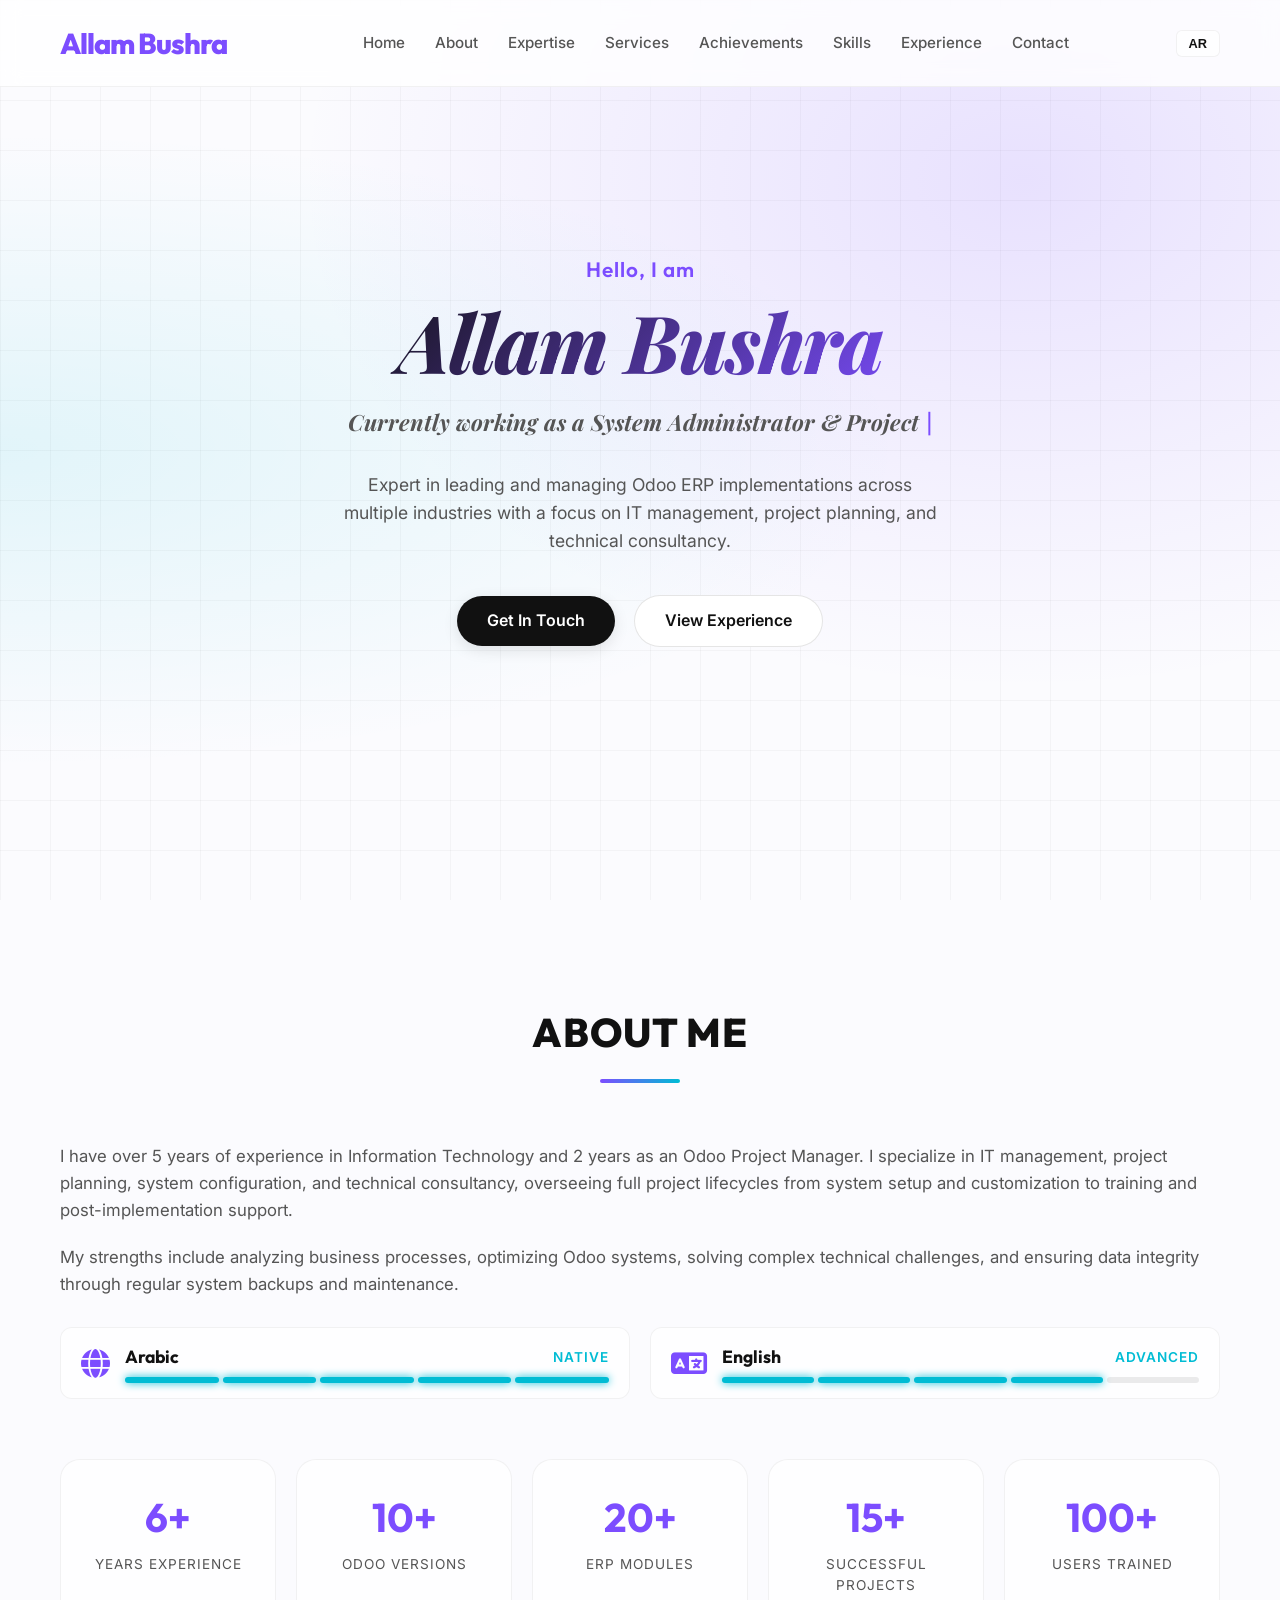
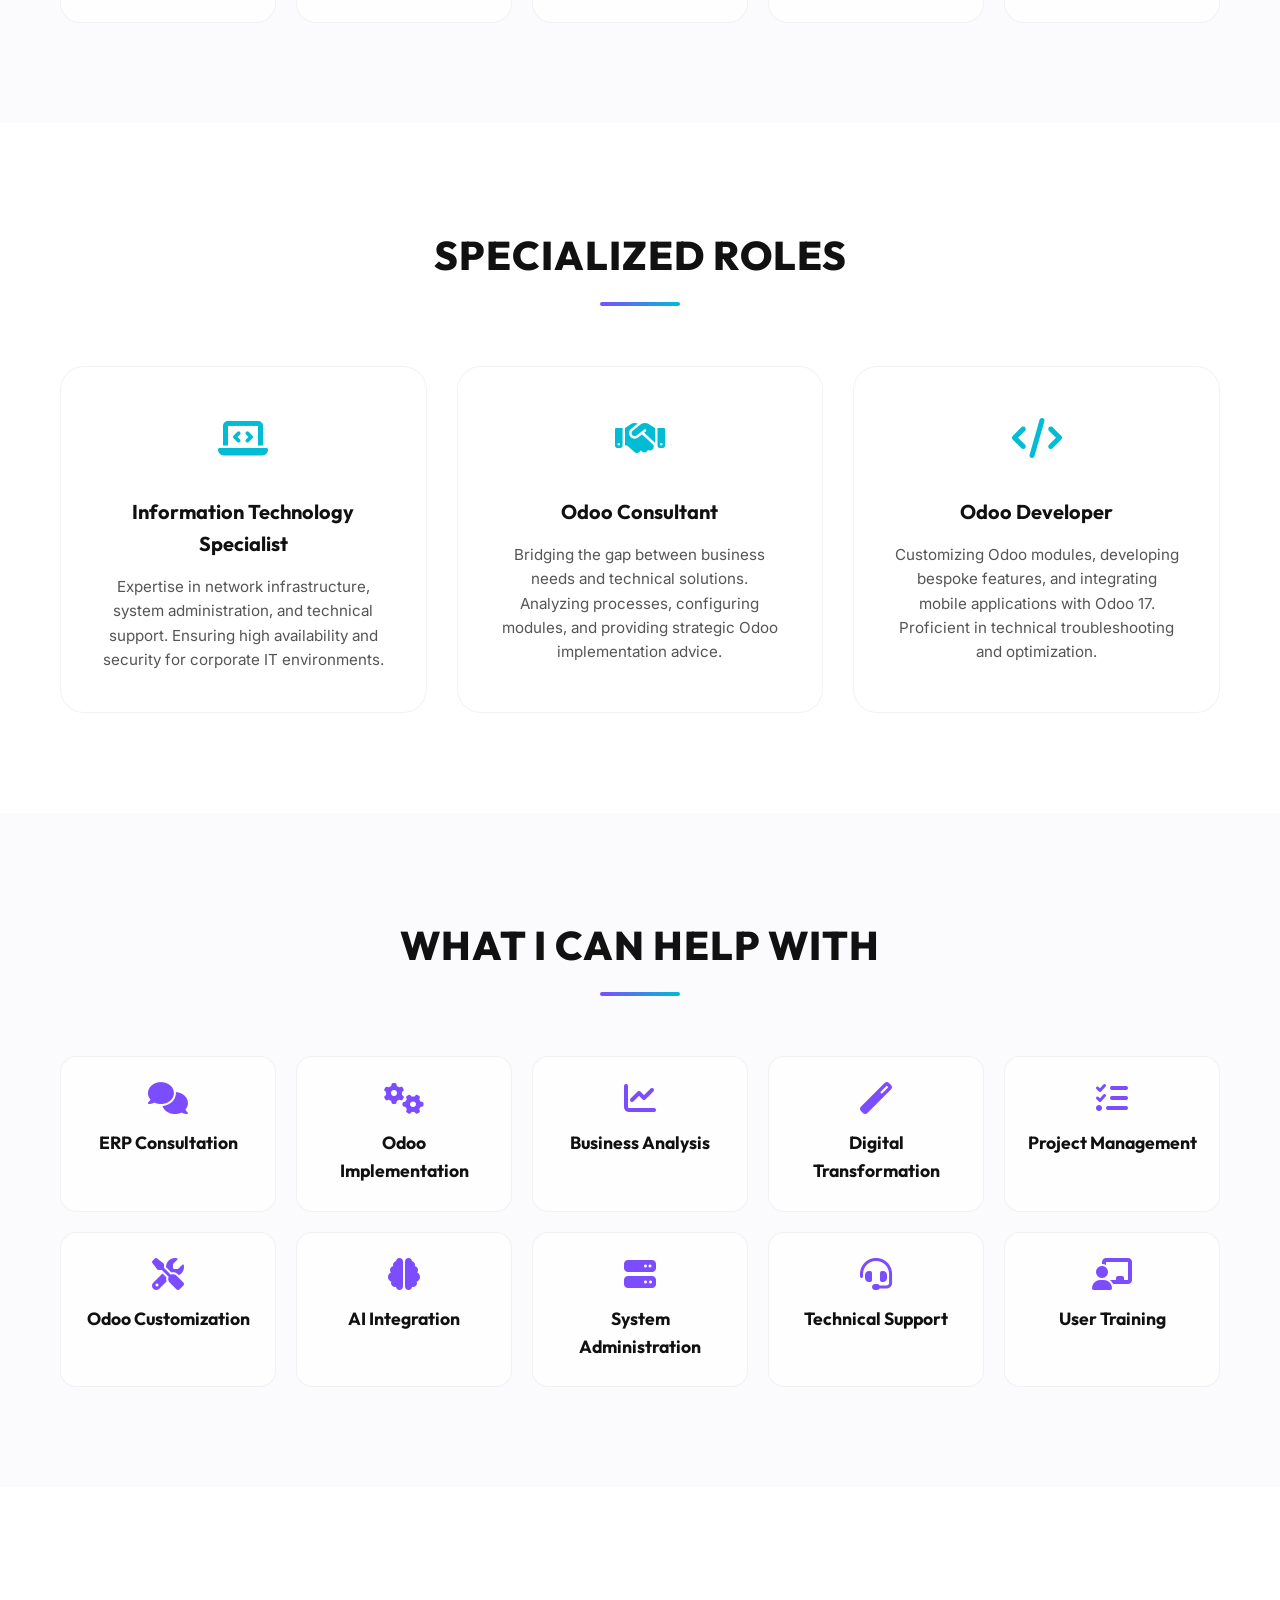
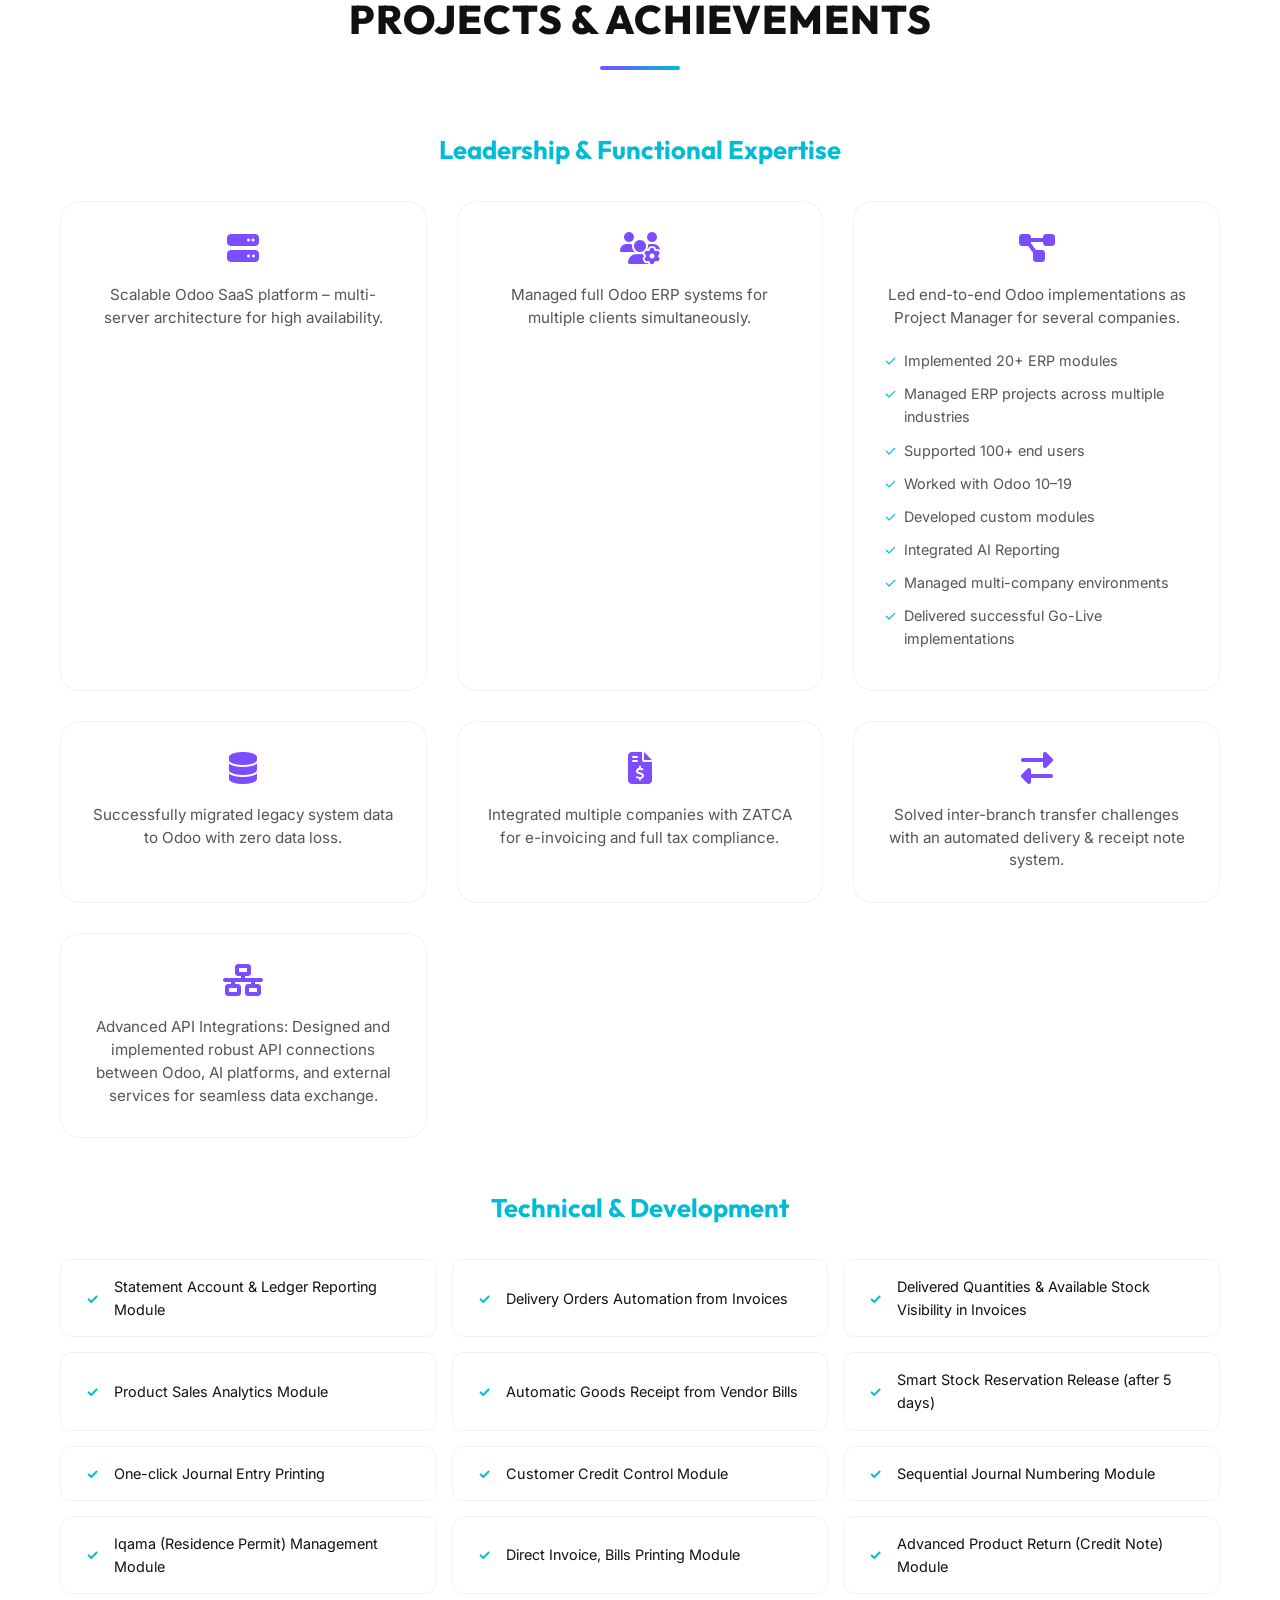
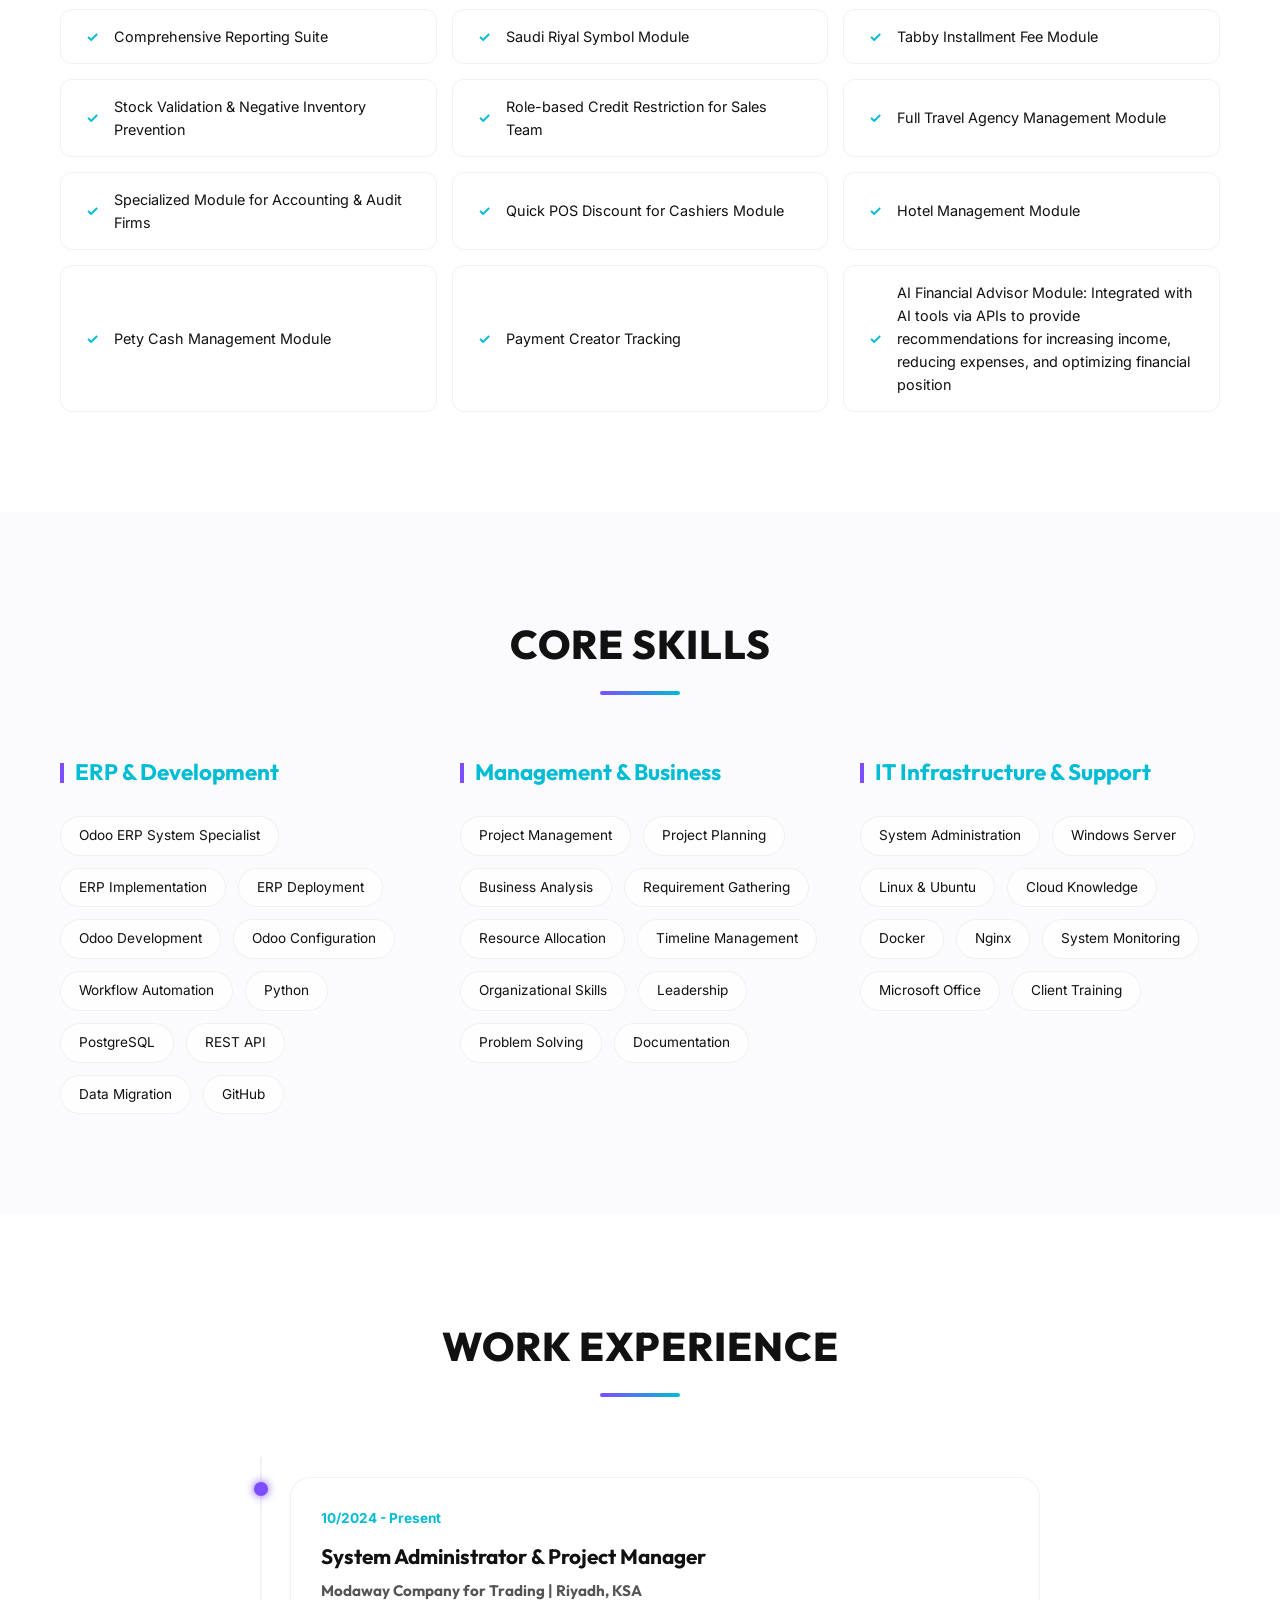
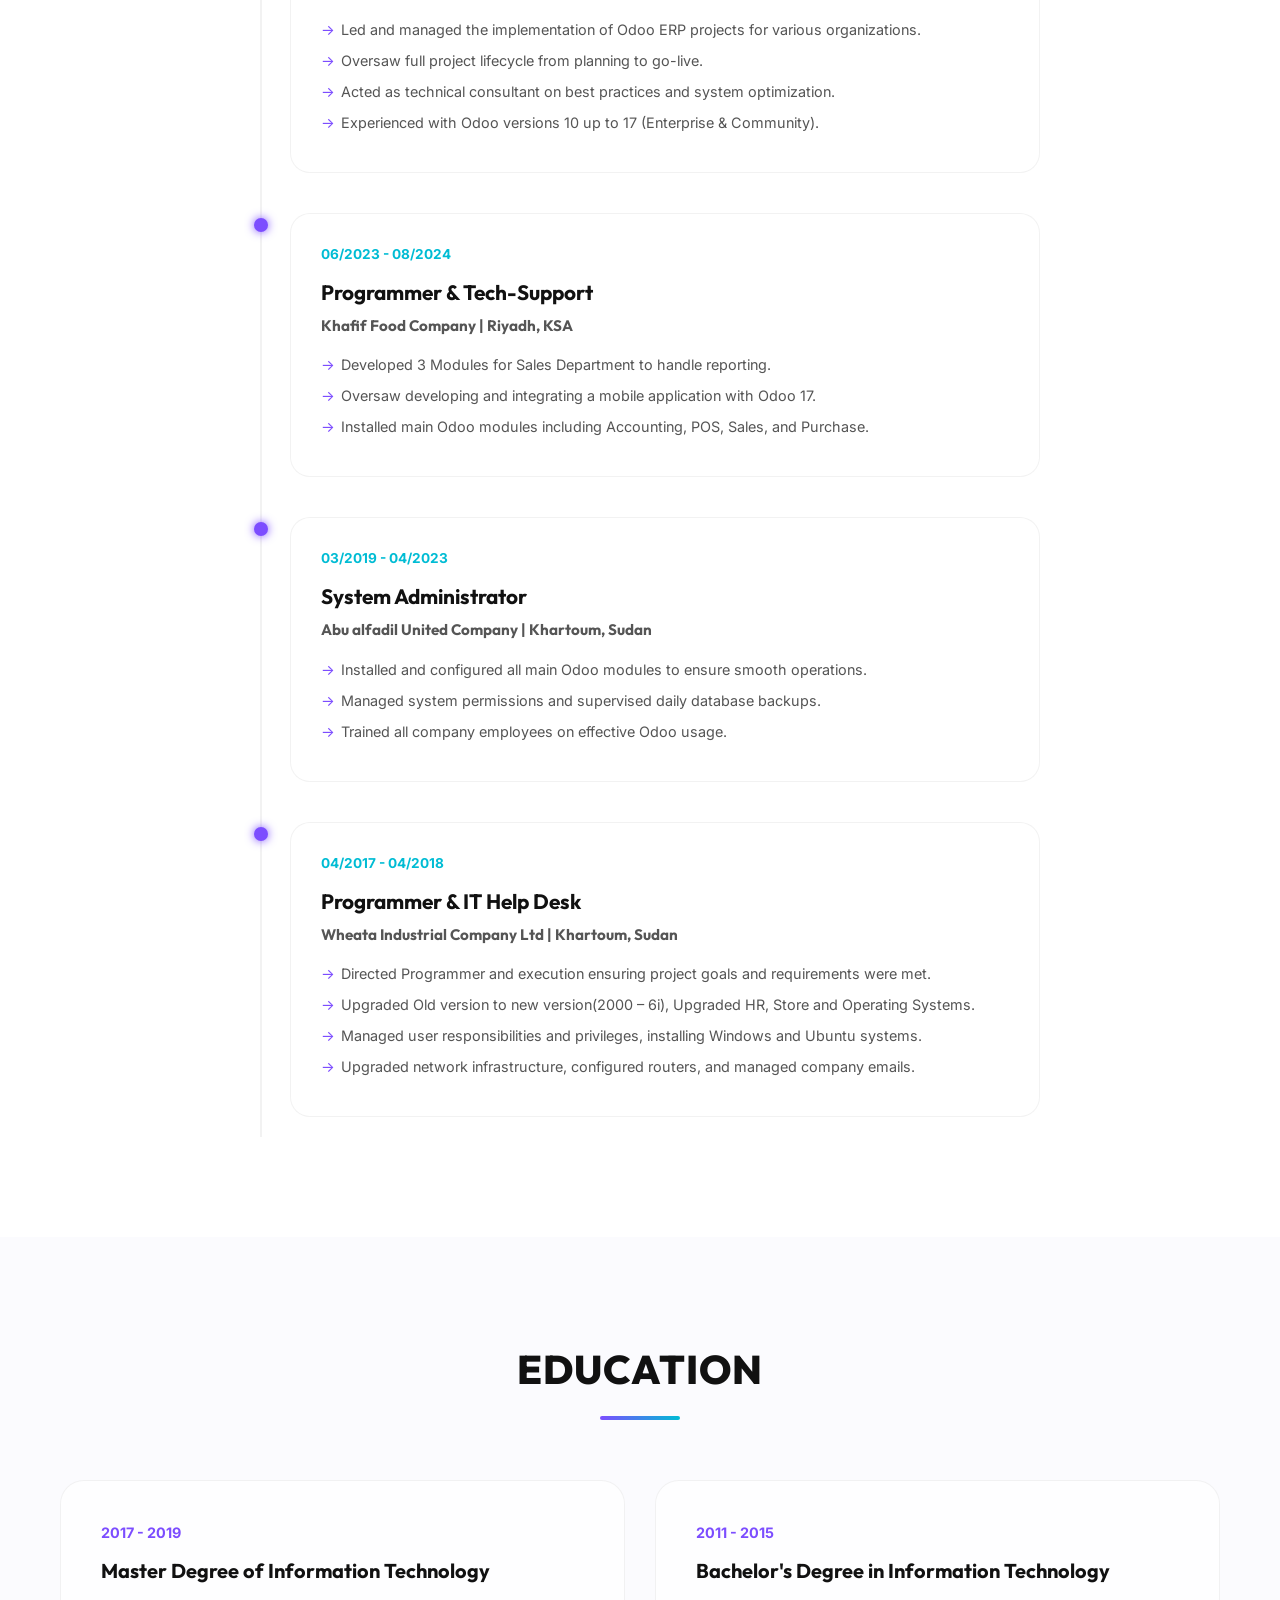
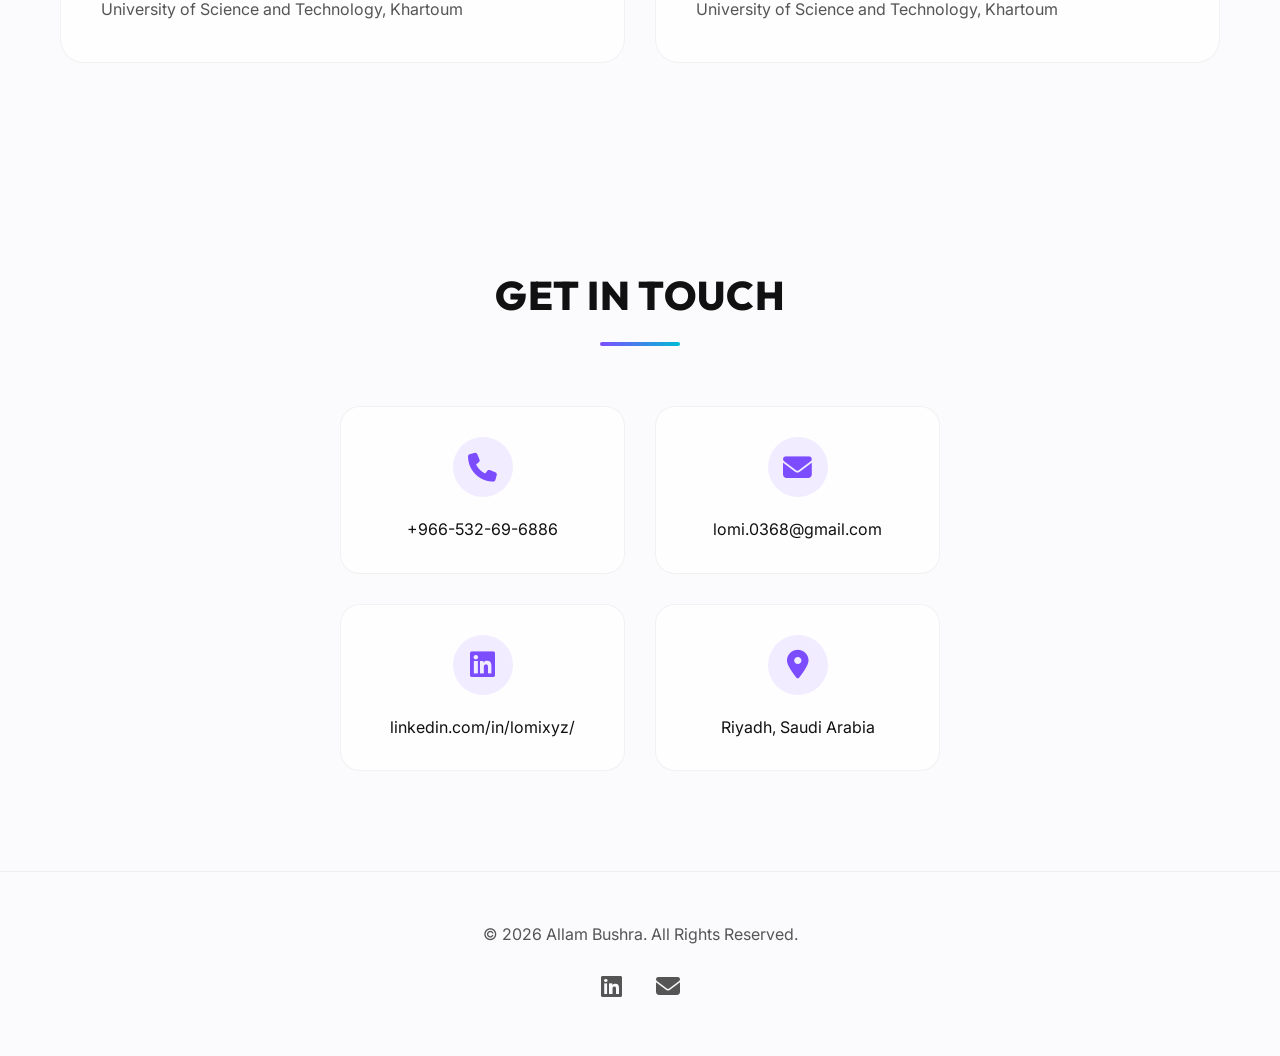
<file: index_old.html>
<!DOCTYPE html>
<html lang="en">
<head>
    <meta charset="UTF-8">
    <meta name="viewport" content="width=device-width, initial-scale=1.0">
    <title>Allam Bushra | ERP Specialist & Odoo Expert</title>
    <meta name="description" content="Portfolio of Allam Bushra, an ERP System Specialist, Odoo Consultant, and Odoo Developer.">
    <link rel="stylesheet" href="style.css">
    <!-- Google Fonts -->
    <link rel="preconnect" href="https://fonts.googleapis.com">
    <link rel="preconnect" href="https://fonts.gstatic.com" crossorigin>
    <link href="https://fonts.googleapis.com/css2?family=Inter:wght@300;400;500;600;700&family=Outfit:wght@300;400;500;600;700;800&family=Cairo:wght@300;400;600;700;900&family=Playfair+Display:ital,wght@0,400;0,700;1,400;1,700&display=swap" rel="stylesheet">
    <!-- Font Awesome -->
    <link rel="stylesheet" href="https://cdnjs.cloudflare.com/ajax/libs/font-awesome/6.4.0/css/all.min.css">
</head>
<body>
    <nav id="navbar">
        <div class="container">
            <div class="logo"><span data-en="Allam" data-ar="علام">Allam</span> <span data-en="Bushra" data-ar="بشرى">Bushra</span></div>
            <ul class="nav-links">
                <li><a href="#hero" data-en="Home" data-ar="الرئيسية">Home</a></li>
                <li><a href="#about" data-en="About" data-ar="من أنا">About</a></li>
                <li><a href="#expertise" data-en="Expertise" data-ar="الخبرات">Expertise</a></li>
                <li><a href="#services" data-en="Services" data-ar="الخدمات">Services</a></li>
                <li><a href="#achievements" data-en="Achievements" data-ar="الإنجازات">Achievements</a></li>
                <li><a href="#skills" data-en="Skills" data-ar="المهارات">Skills</a></li>
                <li><a href="#experience" data-en="Experience" data-ar="الخبرة">Experience</a></li>
                <li><a href="#contact" data-en="Contact" data-ar="اتصل بي">Contact</a></li>
            </ul>
            <div class="nav-right">
                <button id="lang-toggle" class="lang-btn">AR</button>
                <div class="menu-btn"><i class="fas fa-bars"></i></div>
            </div>
        </div>
    </nav>

    <header id="hero">
        <div class="container">
            <div class="hero-content">
                <h2 class="fade-in" data-en="Hello, I am" data-ar="مرحباً، أنا">Hello, I am</h2>
                <h1 class="fade-in" data-en="Allam Bushra" data-ar="علام بشرى">Allam Bushra</h1>
                <h3 class="fade-in typing-effect" id="typed-text" data-en="Currently working as a System Administrator & Project Manager" data-ar="أعمل حالياً كمدير نظام ومدير مشاريع"></h3>
                <p class="fade-in" data-en="Expert in leading and managing Odoo ERP implementations across multiple industries with a focus on IT management, project planning, and technical consultancy." data-ar="خبير في قيادة وإدارة تطبيقات Odoo ERP عبر صناعات متعددة مع التركيز على إدارة تكنولوجيا المعلومات وتخطيط المشاريع والاستشارات الفنية.">Expert in leading and managing Odoo ERP implementations across multiple industries with a focus on IT management, project planning, and technical consultancy.</p>
                <div class="hero-btns fade-in">
                    <a href="#contact" class="btn btn-primary" data-en="Get In Touch" data-ar="تواصل معي">Get In Touch</a>
                    <a href="#experience" class="btn btn-secondary" data-en="View Experience" data-ar="عرض الخبرات">View Experience</a>
                </div>
            </div>
        </div>
    </header>

    <section id="about" class="section">
        <div class="container">
            <div class="section-title">
                <h2 data-en="About Me" data-ar="عني">About Me</h2>
                <div class="underline"></div>
            </div>
            <div class="about-grid">
                <div class="about-text">
                    <p data-en="I have over 5 years of experience in Information Technology and 2 years as an Odoo Project Manager. I specialize in IT management, project planning, system configuration, and technical consultancy, overseeing full project lifecycles from system setup and customization to training and post-implementation support." data-ar="لدي أكثر من 5 سنوات من الخبرة في تكنولوجيا المعلومات وسنتين كمدير مشروع أودو. أتخصص في إدارة تكنولوجيا المعلومات، وتخطيط المشاريع، وتكوين الأنظمة، والاستشارات الفنية، والإشراف على دورات حياة المشروع الكاملة من إعداد النظام وتخصيصه إلى التدريب ودعم ما بعد التنفيذ.">I have over 5 years of experience in Information Technology and 2 years as an Odoo Project Manager. I specialize in IT management, project planning, system configuration, and technical consultancy, overseeing full project lifecycles from system setup and customization to training and post-implementation support.</p>
                    <p data-en="My strengths include analyzing business processes, optimizing Odoo systems, solving complex technical challenges, and ensuring data integrity through regular system backups and maintenance." data-ar="تشمل نقاط قوتي تحليل العمليات التجارية، وتحسين أنظمة أودو، وحل التحديات التقنية المعقدة، وضمان سلامة البيانات من خلال النسخ الاحتياطي المنتظم للنظام والصيانة.">My strengths include analyzing business processes, optimizing Odoo systems, solving complex technical challenges, and ensuring data integrity through regular system backups and maintenance.</p>
                    <div class="lang-grid">
                        <div class="lang-card fade-up">
                            <i class="fas fa-globe"></i>
                            <div class="lang-details">
                                <div class="lang-header">
                                    <h4 data-en="Arabic" data-ar="العربية">Arabic</h4>
                                    <span class="lang-level" data-en="Native" data-ar="اللغة الأم">Native</span>
                                </div>
                                <div class="lexus-indicator">
                                    <div class="segment filled s1"></div>
                                    <div class="segment filled s2"></div>
                                    <div class="segment filled s3"></div>
                                    <div class="segment filled s4"></div>
                                    <div class="segment filled s5"></div>
                                </div>
                            </div>
                        </div>
                        <div class="lang-card fade-up">
                            <i class="fas fa-language"></i>
                            <div class="lang-details">
                                <div class="lang-header">
                                    <h4 data-en="English" data-ar="الإنجليزية">English</h4>
                                    <span class="lang-level" data-en="Advanced" data-ar="متقدم">Advanced</span>
                                </div>
                                <div class="lexus-indicator">
                                    <div class="segment filled s1"></div>
                                    <div class="segment filled s2"></div>
                                    <div class="segment filled s3"></div>
                                    <div class="segment filled s4"></div>
                                    <div class="segment s5"></div>
                                </div>
                            </div>
                        </div>
                    </div>
                </div>
                <div class="about-stats">
                    <div class="stat-card fade-up">
                        <h3>6+</h3>
                        <p data-en="Years Experience" data-ar="سنوات خبرة">Years Experience</p>
                    </div>
                    <div class="stat-card fade-up">
                        <h3>10+</h3>
                        <p data-en="Odoo Versions" data-ar="إصدارات أودو">Odoo Versions</p>
                    </div>
                    <div class="stat-card fade-up">
                        <h3>20+</h3>
                        <p data-en="ERP Modules" data-ar="وحدات ERP">ERP Modules</p>
                    </div>
                    <div class="stat-card fade-up">
                        <h3>15+</h3>
                        <p data-en="Successful Projects" data-ar="مشاريع ناجحة">Successful Projects</p>
                    </div>
                    <div class="stat-card fade-up">
                        <h3>100+</h3>
                        <p data-en="Users Trained" data-ar="مستخدمين تم تدريبهم">Users Trained</p>
                    </div>
                </div>
            </div>
        </div>
    </section>

    <section id="expertise" class="section bg-light">
        <div class="container">
            <div class="section-title">
                <h2 data-en="Specialized Roles" data-ar="الأدوار المتخصصة">Specialized Roles</h2>
                <div class="underline"></div>
            </div>
            <div class="expertise-grid">
                <div class="expertise-card fade-up">
                    <div class="icon"><i class="fas fa-laptop-code"></i></div>
                    <h3 data-en="Information Technology Specialist" data-ar="أخصائي تكنولوجيا المعلومات">Information Technology Specialist</h3>
                    <p data-en="Expertise in network infrastructure, system administration, and technical support. Ensuring high availability and security for corporate IT environments." data-ar="خبرة في البنية التحتية للشبكات، وإدارة الأنظمة، والدعم الفني. ضمان التوافر العالي والأمان لبيئات تكنولوجيا المعلومات في الشركات.">Expertise in network infrastructure, system administration, and technical support. Ensuring high availability and security for corporate IT environments.</p>
                </div>
                <div class="expertise-card fade-up">
                    <div class="icon"><i class="fas fa-handshake"></i></div>
                    <h3 data-en="Odoo Consultant" data-ar="مستشار أودو">Odoo Consultant</h3>
                    <p data-en="Bridging the gap between business needs and technical solutions. Analyzing processes, configuring modules, and providing strategic Odoo implementation advice." data-ar="جسور الفجوة بين احتياجات العمل والحلول التقنية. تحليل العمليات، وتكوين الوحدات، وتقديم المشورة الاستراتيجية لتنفيذ أودو.">Bridging the gap between business needs and technical solutions. Analyzing processes, configuring modules, and providing strategic Odoo implementation advice.</p>
                </div>
                <div class="expertise-card fade-up">
                    <div class="icon"><i class="fas fa-code"></i></div>
                    <h3 data-en="Odoo Developer" data-ar="مطور أودو">Odoo Developer</h3>
                    <p data-en="Customizing Odoo modules, developing bespoke features, and integrating mobile applications with Odoo 17. Proficient in technical troubleshooting and optimization." data-ar="تخصيص وحدات أودو، وتطوير ميزات مخصصة، ودمج تطبيقات الهاتف المحمول مع أودو 17. بارع في استكشاف الأخطاء الفنية وإصلاحها والتحسين.">Customizing Odoo modules, developing bespoke features, and integrating mobile applications with Odoo 17. Proficient in technical troubleshooting and optimization.</p>
                </div>
            </div>
        </div>
    </section>

    <section id="services" class="section">
        <div class="container">
            <div class="section-title">
                <h2 data-en="What I Can Help With" data-ar="بماذا يمكنني مساعدتك">What I Can Help With</h2>
                <div class="underline"></div>
            </div>
            <div class="services-grid">
                <div class="service-item fade-up">
                    <i class="fas fa-comments"></i>
                    <h3 data-en="ERP Consultation" data-ar="استشارات ERP">ERP Consultation</h3>
                </div>
                <div class="service-item fade-up">
                    <i class="fas fa-cogs"></i>
                    <h3 data-en="Odoo Implementation" data-ar="تنفيذ أودو">Odoo Implementation</h3>
                </div>
                <div class="service-item fade-up">
                    <i class="fas fa-chart-line"></i>
                    <h3 data-en="Business Analysis" data-ar="تحليل الأعمال">Business Analysis</h3>
                </div>
                <div class="service-item fade-up">
                    <i class="fas fa-magic"></i>
                    <h3 data-en="Digital Transformation" data-ar="التحول الرقمي">Digital Transformation</h3>
                </div>
                <div class="service-item fade-up">
                    <i class="fas fa-tasks"></i>
                    <h3 data-en="Project Management" data-ar="إدارة المشاريع">Project Management</h3>
                </div>
                <div class="service-item fade-up">
                    <i class="fas fa-tools"></i>
                    <h3 data-en="Odoo Customization" data-ar="تخصيص أودو">Odoo Customization</h3>
                </div>
                <div class="service-item fade-up">
                    <i class="fas fa-brain"></i>
                    <h3 data-en="AI Integration" data-ar="دمج الذكاء الاصطناعي">AI Integration</h3>
                </div>
                <div class="service-item fade-up">
                    <i class="fas fa-server"></i>
                    <h3 data-en="System Administration" data-ar="إدارة الأنظمة">System Administration</h3>
                </div>
                <div class="service-item fade-up">
                    <i class="fas fa-headset"></i>
                    <h3 data-en="Technical Support" data-ar="الدعم الفني">Technical Support</h3>
                </div>
                <div class="service-item fade-up">
                    <i class="fas fa-chalkboard-teacher"></i>
                    <h3 data-en="User Training" data-ar="تدريب المستخدمين">User Training</h3>
                </div>
            </div>
        </div>
    </section>

    <section id="achievements" class="section bg-light">
        <div class="container">
            <div class="section-title">
                <h2 data-en="Projects & Achievements" data-ar="المشاريع والإنجازات">Projects & Achievements</h2>
                <div class="underline"></div>
            </div>

            <div class="achievement-category">
                <h3 data-en="Leadership & Functional Expertise" data-ar="الخبرة الوظيفية وقيادة المشاريع">Leadership & Functional Expertise</h3>
                <div class="achievement-grid">
                    <div class="achievement-card fade-up">
                        <i class="fas fa-server"></i>
                        <p data-en="Scalable Odoo SaaS platform – multi-server architecture for high availability." data-ar="منصة أودو SaaS قابلة للتوسع - هندسة خوادم متعددة لضمان التوافر العالي.">Scalable Odoo SaaS platform – multi-server architecture for high availability.</p>
                    </div>
                    <div class="achievement-card fade-up">
                        <i class="fas fa-users-cog"></i>
                        <p data-en="Managed full Odoo ERP systems for multiple clients simultaneously." data-ar="إدارة أنظمة أودو ERP الكاملة لعدة عملاء في وقت واحد.">Managed full Odoo ERP systems for multiple clients simultaneously.</p>
                    </div>
                    <div class="achievement-card fade-up">
                        <i class="fas fa-project-diagram"></i>
                        <p data-en="Led end-to-end Odoo implementations as Project Manager for several companies." data-ar="قيادة تنفيذ أودو من البداية إلى النهاية كمدير مشروع لعدة شركات.">Led end-to-end Odoo implementations as Project Manager for several companies.</p>
                        <ul class="achievement-card-list">
                            <li data-en="Implemented 20+ ERP modules" data-ar="تنفيذ أكثر من 20 وحدة ERP">Implemented 20+ ERP modules</li>
                            <li data-en="Managed ERP projects across multiple industries" data-ar="إدارة مشاريع ERP عبر صناعات متعددة">Managed ERP projects across multiple industries</li>
                            <li data-en="Supported 100+ end users" data-ar="دعم أكثر من 100 مستخدم نهائي">Supported 100+ end users</li>
                            <li data-en="Worked with Odoo 10–19" data-ar="العمل مع إصدارات أودو 10-19">Worked with Odoo 10–19</li>
                            <li data-en="Developed custom modules" data-ar="تطوير وحدات مخصصة">Developed custom modules</li>
                            <li data-en="Integrated AI Reporting" data-ar="دمج تقارير الذكاء الاصطناعي">Integrated AI Reporting</li>
                            <li data-en="Managed multi-company environments" data-ar="إدارة بيئات الشركات المتعددة">Managed multi-company environments</li>
                            <li data-en="Delivered successful Go-Live implementations" data-ar="تسليم إطلاقات ناجحة للمشاريع">Delivered successful Go-Live implementations</li>
                        </ul>
                    </div>
                    <div class="achievement-card fade-up">
                        <i class="fas fa-database"></i>
                        <p data-en="Successfully migrated legacy system data to Odoo with zero data loss." data-ar="ترحيل بيانات الأنظمة القديمة بنجاح إلى أودو دون فقدان أي بيانات.">Successfully migrated legacy system data to Odoo with zero data loss.</p>
                    </div>
                    <div class="achievement-card fade-up">
                        <i class="fas fa-file-invoice-dollar"></i>
                        <p data-en="Integrated multiple companies with ZATCA for e-invoicing and full tax compliance." data-ar="ربط عدة شركات مع هيئة الزكاة والضريبة والجمارك (ZATCA) للفلترة الإلكترونية والامتثال الضريبي الكامل.">Integrated multiple companies with ZATCA for e-invoicing and full tax compliance.</p>
                    </div>
                    <div class="achievement-card fade-up">
                        <i class="fas fa-exchange-alt"></i>
                        <p data-en="Solved inter-branch transfer challenges with an automated delivery & receipt note system." data-ar="حل تحديات التحويل بين الفروع باستخدام نظام آلي لمذكرات التسليم والاستلام.">Solved inter-branch transfer challenges with an automated delivery & receipt note system.</p>
                    </div>
                    <div class="achievement-card fade-up">
                        <i class="fas fa-network-wired"></i>
                        <p data-en="Advanced API Integrations: Designed and implemented robust API connections between Odoo, AI platforms, and external services for seamless data exchange." data-ar="تكاملات API المتقدمة: تصميم وتنفيذ اتصالات API قوية بين أودو ومنصات الذكاء الاصطناعي والخدمات الخارجية لتبادل البيانات بسلاسة.">Advanced API Integrations: Designed and implemented robust API connections between Odoo, AI platforms, and external services for seamless data exchange.</p>
                    </div>
                </div>
            </div>

            <div class="achievement-category mt-50">
                <h3 data-en="Technical & Development" data-ar="الإنجازات التقنية والتطويرية">Technical & Development</h3>
                <div class="achievement-list">
                    <div class="achievement-item fade-up" data-en="Statement Account & Ledger Reporting Module" data-ar="موديول كشف الحساب وتقارير الأستاذ العام">Statement Account & Ledger Reporting Module</div>
                    <div class="achievement-item fade-up" data-en="Delivery Orders Automation from Invoices" data-ar="أتمتة أوامر التسليم من الفواتير (توليد آلي لأوامر المخزون)">Delivery Orders Automation from Invoices</div>
                    <div class="achievement-item fade-up" data-en="Delivered Quantities & Available Stock Visibility in Invoices" data-ar="رؤية الكميات المسلمة والمخزون المتاح داخل الفواتير">Delivered Quantities & Available Stock Visibility in Invoices</div>
                    <div class="achievement-item fade-up" data-en="Product Sales Analytics Module" data-ar="موديول تحليلات مبيعات المنتجات">Product Sales Analytics Module</div>
                    <div class="achievement-item fade-up" data-en="Automatic Goods Receipt from Vendor Bills" data-ar="استلام البضائع الآلي من فواتير الموردين">Automatic Goods Receipt from Vendor Bills</div>
                    <div class="achievement-item fade-up" data-en="Smart Stock Reservation Release (after 5 days)" data-ar="إلغاء حجز المخزون الذكي (بعد 5 أيام)">Smart Stock Reservation Release (after 5 days)</div>
                    <div class="achievement-item fade-up" data-en="One-click Journal Entry Printing" data-ar="طباعة قيود اليومية بنقرة واحدة">One-click Journal Entry Printing</div>
                    <div class="achievement-item fade-up" data-en="Customer Credit Control Module" data-ar="موديول التحكم في ائتمان العملاء (منع الفواتير المتأخرة)">Customer Credit Control Module</div>
                    <div class="achievement-item fade-up" data-en="Sequential Journal Numbering Module" data-ar="موديول الترقيم التسلسلي لليومية لتسهيل الأرشفة">Sequential Journal Numbering Module</div>
                    <div class="achievement-item fade-up" data-en="Iqama (Residence Permit) Management Module" data-ar="موديول إدارة الإقامات (متابعة - تجديد - انتهاء)">Iqama (Residence Permit) Management Module</div>
                    <div class="achievement-item fade-up" data-en="Direct Invoice, Bills Printing Module" data-ar="موديول الطباعة المباشرة للفواتير والمطالبات">Direct Invoice, Bills Printing Module</div>
                    <div class="achievement-item fade-up" data-en="Advanced Product Return (Credit Note) Module" data-ar="موديول مرتجع المنتجات المتقدم (إشعار دائن ذكي)">Advanced Product Return (Credit Note) Module</div>
                    <div class="achievement-item fade-up" data-en="Comprehensive Reporting Suite" data-ar="مجموعة تقارير شاملة (مبيعات، مناديب، تحصيلات)">Comprehensive Reporting Suite</div>
                    <div class="achievement-item fade-up" data-en="Saudi Riyal Symbol Module" data-ar="موديول رمز الريال السعودي">Saudi Riyal Symbol Module</div>
                    <div class="achievement-item fade-up" data-en="Tabby Installment Fee Module" data-ar="موديول رسوم أقساط تابي">Tabby Installment Fee Module</div>
                    <div class="achievement-item fade-up" data-en="Stock Validation & Negative Inventory Prevention" data-ar="التحقق من المخزون ومنع المخزون السالب">Stock Validation & Negative Inventory Prevention</div>
                    <div class="achievement-item fade-up" data-en="Role-based Credit Restriction for Sales Team" data-ar="قيود الائتمان القائمة على الأدوار لفريق المبيعات">Role-based Credit Restriction for Sales Team</div>
                    <div class="achievement-item fade-up" data-en="Full Travel Agency Management Module" data-ar="موديول كامل لإدارة وكالات السفر والسياحة">Full Travel Agency Management Module</div>
                    <div class="achievement-item fade-up" data-en="Specialized Module for Accounting & Audit Firms" data-ar="موديول متخصص لشركات المحاسبة والمراجعة">Specialized Module for Accounting & Audit Firms</div>
                    <div class="achievement-item fade-up" data-en="Quick POS Discount for Cashiers Module" data-ar="موديول خصم نقاط البيع السريع للكاشير">Quick POS Discount for Cashiers Module</div>
                    <div class="achievement-item fade-up" data-en="Hotel Management Module" data-ar="موديول إدارة الفنادق (حجز غرف، طلبات عبر الإنترنت)">Hotel Management Module</div>
                    <div class="achievement-item fade-up" data-en="Pety Cash Management Module" data-ar="موديول إدارة العهدة النقدية (المصروفات النثرية)">Petty Cash Management Module</div>
                    <div class="achievement-item fade-up" data-en="Payment Creator Tracking" data-ar="تتبع منشئ الدفع (إظهار من قام بإنشاء كل دفعة)">Payment Creator Tracking</div>
                    <div class="achievement-item fade-up" data-en="AI Financial Advisor Module: Integrated with AI tools via APIs to provide recommendations for increasing income, reducing expenses, and optimizing financial position" data-ar="موديول المستشار المالي بالذكاء الاصطناعي: متكامل مع أدوات الذكاء الاصطناعي عبر واجهات برمجة التطبيقات (APIs) لتقديم توصيات لزيادة الدخل وتقليل النفقات وتحسين الوضع المالي">AI Financial Advisor Module: Integrated with AI tools via APIs to provide recommendations for increasing income, reducing expenses, and optimizing financial position</div>
                </div>
            </div>
        </div>
    </section>
    <section id="skills" class="section">
        <div class="container">
            <div class="section-title">
                <h2 data-en="Core Skills" data-ar="المهارات الأساسية">Core Skills</h2>
                <div class="underline"></div>
            </div>
            <div class="skills-grid">
                <div class="skill-category">
                    <h3 data-en="ERP & Development" data-ar="ERP والتطوير">ERP & Development</h3>
                    <div class="skill-tags">
                        <span class="tag" data-en="Odoo ERP System Specialist" data-ar="أخصائي نظام أودو ERP">Odoo ERP System Specialist</span>
                        <span class="tag" data-en="ERP Implementation" data-ar="تنفيذ ERP">ERP Implementation</span>
                        <span class="tag" data-en="ERP Deployment" data-ar="نشر ERP">ERP Deployment</span>
                        <span class="tag" data-en="Odoo Development" data-ar="تطوير أودو">Odoo Development</span>
                        <span class="tag" data-en="Odoo Configuration" data-ar="تكوين أودو">Odoo Configuration</span>
                        <span class="tag" data-en="Workflow Automation" data-ar="أتمتة سير العمل">Workflow Automation</span>
                        <span class="tag" data-en="Python" data-ar="بايثون">Python</span>
                        <span class="tag" data-en="PostgreSQL" data-ar="قاعدة بيانات PostgreSQL">PostgreSQL</span>
                        <span class="tag" data-en="REST API" data-ar="واجهات برمجة التطبيقات REST">REST API</span>
                        <span class="tag" data-en="Data Migration" data-ar="ترحيل البيانات">Data Migration</span>
                        <span class="tag" data-en="GitHub" data-ar="جيت هاب">GitHub</span>
                    </div>
                </div>
                <div class="skill-category">
                    <h3 data-en="Management & Business" data-ar="الإدارة والأعمال">Management & Business</h3>
                    <div class="skill-tags">
                        <span class="tag" data-en="Project Management" data-ar="إدارة المشاريع">Project Management</span>
                        <span class="tag" data-en="Project Planning" data-ar="تخطيط المشاريع">Project Planning</span>
                        <span class="tag" data-en="Business Analysis" data-ar="تحليل الأعمال">Business Analysis</span>
                        <span class="tag" data-en="Requirement Gathering" data-ar="جمع المتطلبات">Requirement Gathering</span>
                        <span class="tag" data-en="Resource Allocation" data-ar="تخصيص الموارد">Resource Allocation</span>
                        <span class="tag" data-en="Timeline Management" data-ar="إدارة الجداول الزمنية">Timeline Management</span>
                        <span class="tag" data-en="Organizational Skills" data-ar="المهارات التنظيمية">Organizational Skills</span>
                        <span class="tag" data-en="Leadership" data-ar="القيادة">Leadership</span>
                        <span class="tag" data-en="Problem Solving" data-ar="حل المشكلات">Problem Solving</span>
                        <span class="tag" data-en="Documentation" data-ar="التوثيق">Documentation</span>
                    </div>
                </div>
                <div class="skill-category">
                    <h3 data-en="IT Infrastructure & Support" data-ar="البنية التحتية والدعم">IT Infrastructure & Support</h3>
                    <div class="skill-tags">
                        <span class="tag" data-en="System Administration" data-ar="إدارة الأنظمة">System Administration</span>
                        <span class="tag" data-en="Windows Server" data-ar="خادم ويندوز">Windows Server</span>
                        <span class="tag" data-en="Linux & Ubuntu" data-ar="لينكس وأوبونتو">Linux & Ubuntu</span>
                        <span class="tag" data-en="Cloud Knowledge" data-ar="المعرفة السحابية">Cloud Knowledge</span>
                        <span class="tag" data-en="Docker" data-ar="دوكر">Docker</span>
                        <span class="tag" data-en="Nginx" data-ar="إنجن إكس">Nginx</span>
                        <span class="tag" data-en="System Monitoring" data-ar="مراقبة الأنظمة">System Monitoring</span>
                        <span class="tag" data-en="Microsoft Office" data-ar="مايكروسوفت أوفيس">Microsoft Office</span>
                        <span class="tag" data-en="Client Training" data-ar="تدريب العملاء">Client Training</span>
                    </div>
                </div>
            </div>
        </div>
    </section>

    <section id="experience" class="section bg-light">
        <div class="container">
            <div class="section-title">
                <h2 data-en="Work Experience" data-ar="الخبرة العملية">Work Experience</h2>
                <div class="underline"></div>
            </div>
            <div class="timeline">
                <div class="timeline-item">
                    <div class="timeline-dot"></div>
                    <div class="timeline-content">
                        <span class="date">10/2024 - <span data-en="Present" data-ar="الآن">Present</span></span>
                        <h3 data-en="System Administrator & Project Manager" data-ar="مسؤول النظام ومدير مشروع">System Administrator & Project Manager</h3>
                        <h4 data-en="Modaway Company for Trading | Riyadh, KSA" data-ar="شركة طريق الموضة للتجارة | الرياض، المملكة العربية السعودية">Modaway Company for Trading | Riyadh, KSA</h4>
                        <ul>
                            <li data-en="Led and managed the implementation of Odoo ERP projects for various organizations." data-ar="قيادة وإدارة تنفيذ مشاريع أودو ERP لمختلف المنظمات.">Led and managed the implementation of Odoo ERP projects for various organizations.</li>
                            <li data-en="Oversaw full project lifecycle from planning to go-live." data-ar="الإشراف على دورة حياة المشروع الكاملة من التخطيط إلى التشغيل.">Oversaw full project lifecycle from planning to go-live.</li>
                            <li data-en="Acted as technical consultant on best practices and system optimization." data-ar="العمل كمستشار فني لأفضل الممارسات وتحسين الأنظمة.">Acted as technical consultant on best practices and system optimization.</li>
                            <li data-en="Experienced with Odoo versions 10 up to 17 (Enterprise & Community)." data-ar="خبرة في إصدارات أودو من 10 إلى 17 (نسخ المؤسسات والمجتمع).">Experienced with Odoo versions 10 up to 17 (Enterprise & Community).</li>
                        </ul>
                    </div>
                </div>
                <div class="timeline-item">
                    <div class="timeline-dot"></div>
                    <div class="timeline-content">
                        <span class="date">06/2023 - 08/2024</span>
                        <h3 data-en="Programmer & Tech-Support" data-ar="مبرمج ودعم فني">Programmer & Tech-Support</h3>
                        <h4 data-en="Khafif Food Company | Riyadh, KSA" data-ar="شركة خفيف للمواد الغذائية | الرياض، المملكة العربية السعودية">Khafif Food Company | Riyadh, KSA</h4>
                        <ul>
                            <li data-en="Developed 3 Modules for Sales Department to handle reporting." data-ar="تطوير 3 وحدات لقسم المبيعات للتعامل مع التقارير.">Developed 3 Modules for Sales Department to handle reporting.</li>
                            <li data-en="Oversaw developing and integrating a mobile application with Odoo 17." data-ar="الإشراف على تطوير ودمج تطبيق الهاتف المحمول مع أودو 17.">Oversaw developing and integrating a mobile application with Odoo 17.</li>
                            <li data-en="Installed main Odoo modules including Accounting, POS, Sales, and Purchase." data-ar="تثبيت وحدات أودو الرئيسية بما في ذلك المحاسبة، ونقاط البيع، والمبيعات، والمشتريات.">Installed main Odoo modules including Accounting, POS, Sales, and Purchase.</li>
                        </ul>
                    </div>
                </div>
                <div class="timeline-item">
                    <div class="timeline-dot"></div>
                    <div class="timeline-content">
                        <span class="date">03/2019 - 04/2023</span>
                        <h3 data-en="System Administrator" data-ar="مدير نظام">System Administrator</h3>
                        <h4 data-en="Abu alfadil United Company | Khartoum, Sudan" data-ar="شركة أبو الفضل المتحدة | الخرطوم، السودان">Abu alfadil United Company | Khartoum, Sudan</h4>
                        <ul>
                            <li data-en="Installed and configured all main Odoo modules to ensure smooth operations." data-ar="تثبيت وتكوين جميع وحدات أودو الرئيسية لضمان سلاسة العمليات.">Installed and configured all main Odoo modules to ensure smooth operations.</li>
                            <li data-en="Managed system permissions and supervised daily database backups." data-ar="إدارة أذونات النظام والإشراف على النسخ الاحتياطي اليومي لقاعدة البيانات.">Managed system permissions and supervised daily database backups.</li>
                            <li data-en="Trained all company employees on effective Odoo usage." data-ar="تدريب جميع موظفي الشركة على الاستخدام الفعال لأودو.">Trained all company employees on effective Odoo usage.</li>
                        </ul>
                    </div>
                </div>
                <div class="timeline-item">
                    <div class="timeline-dot"></div>
                    <div class="timeline-content">
                        <span class="date">04/2017 - 04/2018</span>
                        <h3 data-en="Programmer & IT Help Desk" data-ar="مبرمج ودعم فني تقني">Programmer & IT Help Desk</h3>
                        <h4 data-en="Wheata Industrial Company Ltd | Khartoum, Sudan" data-ar="شركة ويتا الصناعية المحدودة | الخرطوم، السودان">Wheata Industrial Company Ltd | Khartoum, Sudan</h4>
                        <ul>
                            <li data-en="Directed Programmer and execution ensuring project goals and requirements were met." data-ar="توجيه البرمجة والتنفيذ لضمان تلبية أهداف ومتطلبات المشروع.">Directed Programmer and execution ensuring project goals and requirements were met.</li>
                            <li data-en="Upgraded Old version to new version(2000 – 6i), Upgraded HR, Store and Operating Systems." data-ar="ترقية الإصدار القديم إلى الجديد (2000 – 6i)، وترقية أنظمة الموارد البشرية والمخازن والتشغيل.">Upgraded Old version to new version(2000 – 6i), Upgraded HR, Store and Operating Systems.</li>
                            <li data-en="Managed user responsibilities and privileges, installing Windows and Ubuntu systems." data-ar="إدارة مسؤوليات وصلاحيات المستخدمين، وتثبيت أنظمة ويندوز وأوبونتو.">Managed user responsibilities and privileges, installing Windows and Ubuntu systems.</li>
                            <li data-en="Upgraded network infrastructure, configured routers, and managed company emails." data-ar="ترقية البنية التحتية للشبكة، وتكوين أجهزة التوجيه (Routers)، وإدارة البريد الإلكتروني للشركة.">Upgraded network infrastructure, configured routers, and managed company emails.</li>
                        </ul>
                    </div>
                </div>
            </div>
        </div>
    </section>

    <section id="education" class="section">
        <div class="container">
            <div class="section-title">
                <h2 data-en="Education" data-ar="التعليم">Education</h2>
                <div class="underline"></div>
            </div>
            <div class="edu-grid">
                <div class="edu-card">
                    <div class="year">2017 - 2019</div>
                    <h3 data-en="Master Degree of Information Technology" data-ar="درجة الماجستير في تكنولوجيا المعلومات">Master Degree of Information Technology</h3>
                    <p data-en="University of Science and Technology, Khartoum" data-ar="جامعة العلوم والتكنولوجيا، الخرطوم">University of Science and Technology, Khartoum</p>
                </div>
                <div class="edu-card">
                    <div class="year">2011 - 2015</div>
                    <h3 data-en="Bachelor's Degree in Information Technology" data-ar="درجة البكالوريوس في تكنولوجيا المعلومات">Bachelor's Degree in Information Technology</h3>
                    <p data-en="University of Science and Technology, Khartoum" data-ar="جامعة العلوم والتكنولوجيا، الخرطوم">University of Science and Technology, Khartoum</p>
                </div>
            </div>
        </div>
    </section>

    <section id="contact" class="section bg-dark">
        <div class="container">
            <div class="section-title white">
                <h2 data-en="Get In Touch" data-ar="تواصل معي">Get In Touch</h2>
                <div class="underline"></div>
            </div>
            <div class="contact-grid">
                <div class="contact-info">
                    <div class="contact-item">
                        <i class="fas fa-phone"></i>
                        <p dir="ltr">+966-532-69-6886</p>
                    </div>
                    <div class="contact-item">
                        <i class="fas fa-envelope"></i>
                        <p>lomi.0368@gmail.com</p>
                    </div>
                    <div class="contact-item">
                        <i class="fab fa-linkedin"></i>
                        <p><a href="https://www.linkedin.com/in/lomixyz/" target="_blank">linkedin.com/in/lomixyz/</a></p>
                    </div>
                    <div class="contact-item">
                        <i class="fas fa-map-marker-alt"></i>
                        <p data-en="Riyadh, Saudi Arabia" data-ar="الرياض، المملكة العربية السعودية">Riyadh, Saudi Arabia</p>
                    </div>
                </div>
            </div>
        </div>
    </section>

    <footer>
        <div class="container">
            <p>&copy; <span id="year"></span> <span data-en="Allam Bushra" data-ar="علام بشرى">Allam Bushra</span>. <span data-en="All Rights Reserved." data-ar="جميع الحقوق محفوظة.">All Rights Reserved.</span></p>
            <div class="social-links">
                <a href="#"><i class="fab fa-linkedin"></i></a>
                <a href="#"><i class="fas fa-envelope"></i></a>
            </div>
        </div>
    </footer>

    <script src="script.js"></script>
</body>
</html>
</file>
<file: style.css>
:root {
    --primary-color: #7c4dff; /* Electric Purple */
    --secondary-color: #00bcd4; /* Cyan */
    --accent-color: #ff4081; /* Pink accent */
    --bg-dark: #fbfbfe;
    --bg-light: #ffffff;
    --text-main: #111111;
    --text-muted: #555555;
    --white: #ffffff;
    --glass: rgba(255, 255, 255, 0.7);
    --glass-border: rgba(0, 0, 0, 0.05);
    --shadow: 0 8px 32px 0 rgba(0, 0, 0, 0.05);
    --transition: all 0.3s cubic-bezier(0.4, 0, 0.2, 1);
}

* {
    margin: 0;
    padding: 0;
    box-sizing: border-box;
}

html {
    scroll-behavior: smooth;
}

body {
    font-family: 'Inter', sans-serif;
    background-color: var(--bg-dark);
    background-image: 
        radial-gradient(at 80% 20%, rgba(124, 77, 255, 0.15) 0px, transparent 50%),
        radial-gradient(at 0% 50%, rgba(0, 188, 212, 0.1) 0px, transparent 50%),
        linear-gradient(rgba(0,0,0,0.03) 1px, transparent 1px),
        linear-gradient(90deg, rgba(0,0,0,0.03) 1px, transparent 1px);
    background-size: 100% 100%, 100% 100%, 50px 50px, 50px 50px;
    background-attachment: fixed;
    color: var(--text-main);
    line-height: 1.6;
    overflow-x: hidden;
    transition: background 0.3s ease;
}

/* RTL Support */
body.rtl {
    direction: rtl;
    font-family: 'Cairo', 'Inter', sans-serif;
}

h1, h2, h3, h4, .logo {
    font-family: 'Outfit', sans-serif;
}

body.rtl h1, body.rtl h2, body.rtl h3, body.rtl h4, body.rtl .logo {
    font-family: 'Cairo', 'Outfit', sans-serif;
}

.container {
    max-width: 1200px;
    margin: 0 auto;
    padding: 0 20px;
}

section {
    padding: 100px 0;
}

.section-title {
    text-align: center;
    margin-bottom: 60px;
}

.section-title h2 {
    font-size: 2.5rem;
    font-weight: 800;
    letter-spacing: 1px;
    text-transform: uppercase;
    margin-bottom: 15px;
}

.section-title .underline {
    width: 80px;
    height: 4px;
    background: linear-gradient(to right, var(--primary-color), var(--secondary-color));
    margin: 0 auto;
    border-radius: 2px;
}

.bg-light {
    background-color: var(--bg-light);
}

.bg-dark {
    background-color: var(--bg-dark);
}

/* Navbar */
#navbar {
    position: fixed;
    top: 0;
    width: 100%;
    z-index: 1000;
    background: rgba(255, 255, 255, 0.8);
    backdrop-filter: blur(10px);
    border-bottom: 1px solid var(--glass-border);
    padding: 20px 0;
    transition: var(--transition);
}

#navbar .container {
    display: flex;
    justify-content: space-between;
    align-items: center;
}

.logo {
    font-size: 1.8rem;
    font-weight: 800;
    color: var(--text-main);
    letter-spacing: -1px;
}

.logo span {
    color: var(--primary-color);
}

.nav-links {
    display: flex;
    list-style: none;
}

.nav-links li {
    margin-left: 30px;
}

body.rtl .nav-links li {
    margin-left: 0;
    margin-right: 30px;
}

.nav-links a {
    text-decoration: none;
    color: var(--text-muted);
    font-weight: 500;
    font-size: 0.95rem;
    transition: var(--transition);
    position: relative;
}

.nav-links a::after {
    content: '';
    position: absolute;
    bottom: -5px;
    left: 0;
    width: 0;
    height: 2px;
    background-color: var(--primary-color);
    transition: var(--transition);
}

body.rtl .nav-links a::after {
    left: auto;
    right: 0;
}

.nav-links a:hover {
    color: var(--primary-color);
}

.nav-links a:hover::after {
    width: 100%;
}

.nav-right {
    display: flex;
    align-items: center;
    gap: 20px;
}

.lang-btn {
    background: var(--glass);
    border: 1px solid var(--glass-border);
    color: var(--text-main);
    padding: 5px 12px;
    border-radius: 6px;
    cursor: pointer;
    font-weight: 600;
    font-size: 0.8rem;
    transition: var(--transition);
}

.lang-btn:hover {
    background: var(--primary-color);
    border-color: var(--primary-color);
    color: #ffffff;
}

.menu-btn {
    display: none;
    color: var(--text-main);
    font-size: 1.5rem;
    cursor: pointer;
}

/* Hero Section */
#hero {
    height: 100vh;
    position: relative;
    display: flex;
    align-items: center;
    justify-content: center;
    text-align: center;
}

.hero-content {
    position: relative;
    z-index: 1;
    max-width: 800px;
}

.availability-badge {
    display: inline-flex;
    align-items: center;
    gap: 8px;
    background: var(--glass);
    border: 1px solid var(--glass-border);
    padding: 8px 16px;
    border-radius: 50px;
    font-size: 0.85rem;
    color: var(--text-muted);
    margin-bottom: 30px;
    box-shadow: var(--shadow);
}

.availability-badge .dot {
    width: 8px;
    height: 8px;
    background: #00c853; /* Green active dot */
    border-radius: 50%;
    box-shadow: 0 0 8px rgba(0, 200, 83, 0.5);
}

.hero-content h2 {
    font-size: 1.3rem;
    color: var(--primary-color);
    margin-bottom: 10px;
    font-weight: 600;
    letter-spacing: 1px;
}

.hero-content h1 {
    font-size: 5rem;
    font-family: 'Playfair Display', serif;
    font-style: italic;
    font-weight: 800;
    margin-bottom: 20px;
    background: linear-gradient(135deg, var(--text-main) 0%, var(--primary-color) 100%);
    -webkit-background-clip: text;
    -webkit-text-fill-color: transparent;
    background-clip: text;
    letter-spacing: -2px;
    line-height: 1.1;
}

.hero-content h3 {
    font-size: 1.4rem;
    font-family: 'Playfair Display', serif;
    font-style: italic;
    color: var(--text-muted);
    margin-bottom: 30px;
    display: inline-block;
}

.typing-effect::after {
    content: '|';
    animation: blink 1s step-start infinite;
    color: var(--primary-color);
}

@keyframes blink {
    50% { opacity: 0; }
}

.hero-content p {
    font-size: 1.1rem;
    margin-bottom: 40px;
    color: var(--text-muted);
    max-width: 600px;
    margin-left: auto;
    margin-right: auto;
}

/* Buttons */
.btn {
    display: inline-block;
    padding: 12px 30px;
    border-radius: 50px;
    font-weight: 600;
    text-decoration: none;
    transition: var(--transition);
    border: none;
    cursor: pointer;
    font-size: 1rem;
}

.btn-primary {
    background: #111111;
    color: #ffffff;
    box-shadow: 0 4px 15px rgba(0, 0, 0, 0.1);
}

.btn-primary:hover {
    background: var(--primary-color);
    transform: translateY(-3px);
    box-shadow: 0 8px 25px rgba(124, 77, 255, 0.3);
}

.btn-secondary {
    background: var(--white);
    color: var(--text-main);
    border: 1px solid rgba(0, 0, 0, 0.1);
    margin-left: 15px;
}

body.rtl .btn-secondary {
    margin-left: 0;
    margin-right: 15px;
}

.btn-secondary:hover {
    background: #f0f0f0;
    transform: translateY(-3px);
}

/* About Section */
.about-grid {
    display: grid;
    grid-template-columns: 1fr;
    gap: 40px;
}

.about-text p {
    margin-bottom: 20px;
    font-size: 1.05rem;
    color: var(--text-muted);
}

.lang-grid {
    display: grid;
    grid-template-columns: repeat(auto-fit, minmax(180px, 1fr));
    gap: 20px;
    margin-top: 30px;
}

.lang-card {
    background: var(--glass);
    border: 1px solid var(--glass-border);
    border-radius: 12px;
    padding: 15px 20px;
    display: flex;
    align-items: center;
    gap: 15px;
    transition: var(--transition);
}

.lang-card:hover {
    transform: translateY(-5px);
    background: #ffffff;
    border-color: var(--primary-color);
    box-shadow: 0 5px 15px rgba(0,0,0,0.05);
}

.lang-card i {
    font-size: 1.8rem;
    color: var(--primary-color);
}

.lang-details {
    width: 100%;
}

.lang-header {
    display: flex;
    justify-content: space-between;
    align-items: center;
    margin-bottom: 5px;
}

.lang-header h4 {
    font-size: 1.1rem;
    color: var(--text-main);
}

.lang-level {
    font-size: 0.85rem;
    color: var(--secondary-color);
    font-weight: 600;
    text-transform: uppercase;
    letter-spacing: 1px;
}

.lexus-indicator {
    display: flex;
    gap: 4px;
    height: 6px;
    width: 100%;
}

.lexus-indicator .segment {
    flex: 1;
    background: rgba(0, 0, 0, 0.08);
    border-radius: 3px;
    transition: var(--transition);
}

.lexus-indicator .segment.filled {
    background: var(--secondary-color);
    box-shadow: 0 0 8px var(--secondary-color);
}

/* Hover Animation (Lexus Turn Signal) */
.lang-card:hover .segment.filled {
    background: rgba(0, 0, 0, 0.08);
    box-shadow: none;
}

.lang-card:hover .segment.filled.s1 { animation: sweep1 1s infinite; }
.lang-card:hover .segment.filled.s2 { animation: sweep2 1s infinite; }
.lang-card:hover .segment.filled.s3 { animation: sweep3 1s infinite; }
.lang-card:hover .segment.filled.s4 { animation: sweep4 1s infinite; }
.lang-card:hover .segment.filled.s5 { animation: sweep5 1s infinite; }

@keyframes sweep1 {
    0%, 80% { background: var(--secondary-color); box-shadow: 0 0 10px var(--secondary-color), 0 0 20px var(--secondary-color); }
    81%, 100% { background: rgba(0,0,0,0.08); box-shadow: none; }
}
@keyframes sweep2 {
    0%, 14% { background: rgba(0,0,0,0.08); box-shadow: none; }
    15%, 80% { background: var(--secondary-color); box-shadow: 0 0 10px var(--secondary-color), 0 0 20px var(--secondary-color); }
    81%, 100% { background: rgba(0,0,0,0.08); box-shadow: none; }
}
@keyframes sweep3 {
    0%, 29% { background: rgba(0,0,0,0.08); box-shadow: none; }
    30%, 80% { background: var(--secondary-color); box-shadow: 0 0 10px var(--secondary-color), 0 0 20px var(--secondary-color); }
    81%, 100% { background: rgba(0,0,0,0.08); box-shadow: none; }
}
@keyframes sweep4 {
    0%, 44% { background: rgba(0,0,0,0.08); box-shadow: none; }
    45%, 80% { background: var(--secondary-color); box-shadow: 0 0 10px var(--secondary-color), 0 0 20px var(--secondary-color); }
    81%, 100% { background: rgba(0,0,0,0.08); box-shadow: none; }
}
@keyframes sweep5 {
    0%, 59% { background: rgba(0,0,0,0.08); box-shadow: none; }
    60%, 80% { background: var(--secondary-color); box-shadow: 0 0 10px var(--secondary-color), 0 0 20px var(--secondary-color); }
    81%, 100% { background: rgba(0,0,0,0.08); box-shadow: none; }
}


.about-stats {
    display: grid;
    grid-template-columns: repeat(auto-fit, minmax(150px, 1fr));
    gap: 20px;
    margin-top: 20px;
}

.stat-card {
    background: var(--glass);
    padding: 25px 15px;
    border-radius: 20px;
    border: 1px solid var(--glass-border);
    text-align: center;
    transition: var(--transition);
}

.stat-card:hover {
    transform: translateY(-10px);
    background: #ffffff;
    border-color: var(--primary-color);
    box-shadow: 0 0 20px rgba(124, 77, 255, 0.15);
}

.stat-card:hover p {
    color: var(--text-main);
}

.stat-card h3 {
    font-size: 2.5rem;
    color: var(--primary-color);
    margin-bottom: 5px;
}

.stat-card p {
    font-size: 0.85rem;
    text-transform: uppercase;
    letter-spacing: 1px;
    color: var(--text-muted);
}

/* Services Section */
.services-grid {
    display: grid;
    grid-template-columns: repeat(auto-fit, minmax(200px, 1fr));
    gap: 20px;
}

.service-item {
    background: var(--glass);
    padding: 25px 20px;
    border-radius: 16px;
    border: 1px solid var(--glass-border);
    text-align: center;
    transition: var(--transition);
}

.service-item:hover {
    transform: translateY(-5px);
    background: #ffffff;
    border-color: var(--primary-color);
    box-shadow: 0 5px 15px rgba(0, 0, 0, 0.05);
}

.service-item i {
    font-size: 2rem;
    color: var(--primary-color);
    margin-bottom: 15px;
}

.service-item h3 {
    font-size: 1.1rem;
    color: var(--text-main);
}

/* Expertise Section */
.expertise-grid {
    display: grid;
    grid-template-columns: repeat(3, 1fr);
    gap: 30px;
}

.expertise-card {
    background: var(--glass);
    padding: 40px;
    border-radius: 24px;
    border: 1px solid var(--glass-border);
    text-align: center;
    transition: var(--transition);
}

.expertise-card:hover {
    background: #ffffff;
    transform: translateY(-10px);
    border-color: var(--primary-color);
    box-shadow: 0 10px 25px rgba(0, 0, 0, 0.05);
}

.expertise-card .icon {
    font-size: 2.5rem;
    color: var(--secondary-color);
    margin-bottom: 25px;
}

.expertise-card h3 {
    font-size: 1.25rem;
    margin-bottom: 15px;
    color: var(--text-main);
}

.expertise-card p {
    color: var(--text-muted);
    font-size: 0.95rem;
}

/* Achievements Section */
.mt-50 {
    margin-top: 50px;
}

.achievement-category h3 {
    font-size: 1.6rem;
    margin-bottom: 30px;
    color: var(--secondary-color);
    text-align: center;
}

.achievement-grid {
    display: grid;
    grid-template-columns: repeat(auto-fit, minmax(300px, 1fr));
    gap: 30px;
}

.achievement-card {
    background: var(--glass);
    padding: 30px;
    border-radius: 20px;
    border: 1px solid var(--glass-border);
    display: flex;
    flex-direction: column;
    align-items: center;
    text-align: center;
    transition: var(--transition);
}

.achievement-card:hover {
    transform: translateY(-10px);
    background: #ffffff;
    border-color: var(--primary-color);
    box-shadow: 0 10px 25px rgba(0, 0, 0, 0.05);
}

.achievement-card i {
    font-size: 2rem;
    color: var(--primary-color);
    margin-bottom: 20px;
}

.achievement-card p {
    font-size: 0.95rem;
    color: var(--text-muted);
    line-height: 1.5;
}

.achievement-card-list {
    margin-top: 20px;
    text-align: left;
    list-style: none;
    padding: 0;
    width: 100%;
}

body.rtl .achievement-card-list {
    text-align: right;
}

.achievement-card-list li {
    font-size: 0.9rem;
    color: var(--text-muted);
    margin-bottom: 10px;
    position: relative;
    padding-left: 20px;
}

body.rtl .achievement-card-list li {
    padding-left: 0;
    padding-right: 20px;
}

.achievement-card-list li::before {
    content: '✓';
    color: var(--secondary-color);
    position: absolute;
    left: 0;
    top: 0;
}

body.rtl .achievement-card-list li::before {
    left: auto;
    right: 0;
}

.achievement-list {
    display: grid;
    grid-template-columns: repeat(auto-fit, minmax(280px, 1fr));
    gap: 15px;
}

.achievement-item {
    background: var(--glass);
    padding: 15px 25px;
    border-radius: 12px;
    border: 1px solid var(--glass-border);
    font-size: 0.9rem;
    color: var(--text-main);
    display: flex;
    align-items: center;
    transition: var(--transition);
}

.achievement-item::before {
    content: '✓';
    color: var(--secondary-color);
    margin-right: 15px;
    font-weight: bold;
}

body.rtl .achievement-item::before {
    margin-right: 0;
    margin-left: 15px;
}

.achievement-item:hover {
    background: #ffffff;
    border-color: var(--secondary-color);
    transform: translateX(5px);
    box-shadow: 0 4px 15px rgba(0, 0, 0, 0.05);
}

body.rtl .achievement-item:hover {
    transform: translateX(-5px);
}

/* Skills Section */
.skills-grid {
    display: grid;
    grid-template-columns: repeat(3, 1fr);
    gap: 40px;
}

.skill-category h3 {
    font-size: 1.4rem;
    margin-bottom: 25px;
    color: var(--secondary-color);
    position: relative;
    padding-left: 15px;
}

body.rtl .skill-category h3 {
    padding-left: 0;
    padding-right: 15px;
}

.skill-category h3::before {
    content: '';
    position: absolute;
    left: 0;
    top: 50%;
    transform: translateY(-50%);
    width: 4px;
    height: 20px;
    background: var(--primary-color);
}

body.rtl .skill-category h3::before {
    left: auto;
    right: 0;
}

.skill-tags {
    display: flex;
    flex-wrap: wrap;
    gap: 12px;
}

.tag {
    padding: 8px 18px;
    background: var(--glass);
    border: 1px solid var(--glass-border);
    border-radius: 50px;
    font-size: 0.85rem;
    color: var(--text-main);
    transition: var(--transition);
}

.tag:hover {
    background: var(--primary-color);
    color: var(--white);
    border-color: var(--primary-color);
    transform: scale(1.05);
}

/* Timeline */
.timeline {
    position: relative;
    max-width: 800px;
    margin: 0 auto;
}

.timeline::after {
    content: '';
    position: absolute;
    width: 2px;
    background: var(--glass-border);
    top: 0;
    bottom: 0;
    left: 20px;
}

body.rtl .timeline::after {
    left: auto;
    right: 20px;
}

.timeline-item {
    padding: 20px 0 20px 50px;
    position: relative;
}

body.rtl .timeline-item {
    padding: 20px 50px 20px 0;
}

.timeline-dot {
    position: absolute;
    left: 14px;
    top: 25px;
    width: 14px;
    height: 14px;
    background: var(--primary-color);
    border-radius: 50%;
    z-index: 1;
    box-shadow: 0 0 10px var(--primary-color);
}

body.rtl .timeline-dot {
    left: auto;
    right: 14px;
}

.timeline-content {
    background: var(--glass);
    padding: 30px;
    border-radius: 20px;
    border: 1px solid var(--glass-border);
}

.timeline-content .date {
    font-size: 0.85rem;
    color: var(--secondary-color);
    font-weight: 700;
    display: block;
    margin-bottom: 10px;
}

.timeline-content h3 {
    font-size: 1.3rem;
    margin-bottom: 5px;
}

.timeline-content h4 {
    color: var(--text-muted);
    font-size: 0.95rem;
    margin-bottom: 15px;
}

.timeline-content ul {
    list-style: none;
}

.timeline-content li {
    margin-bottom: 8px;
    color: var(--text-muted);
    font-size: 0.9rem;
    position: relative;
    padding-left: 20px;
}

body.rtl .timeline-content li {
    padding-left: 0;
    padding-right: 20px;
}

.timeline-content li::before {
    content: '→';
    position: absolute;
    left: 0;
    color: var(--primary-color);
}

body.rtl .timeline-content li::before {
    content: '←';
    left: auto;
    right: 0;
}

/* Education */
.edu-grid {
    display: grid;
    grid-template-columns: repeat(2, 1fr);
    gap: 30px;
}

.edu-card {
    background: var(--glass);
    padding: 40px;
    border-radius: 24px;
    border: 1px solid var(--glass-border);
    transition: var(--transition);
}

.edu-card:hover {
    border-color: var(--secondary-color);
    background: #ffffff;
    box-shadow: 0 10px 25px rgba(0, 0, 0, 0.05);
}

.edu-card .year {
    color: var(--primary-color);
    font-weight: 700;
    font-size: 0.9rem;
    margin-bottom: 10px;
}

.edu-card h3 {
    font-size: 1.25rem;
    margin-bottom: 10px;
}

.edu-card p {
    color: var(--text-muted);
}

/* Contact */
.white h2 {
    color: var(--text-main);
}

.contact-grid {
    display: flex;
    flex-direction: column;
    align-items: center;
    gap: 40px;
    max-width: 600px;
    margin: 0 auto;
}

.contact-info {
    width: 100%;
    display: grid;
    grid-template-columns: repeat(auto-fit, minmax(250px, 1fr));
    gap: 30px;
}

.contact-item {
    display: flex;
    flex-direction: column;
    align-items: center;
    text-align: center;
    margin-bottom: 0;
    background: var(--glass);
    padding: 30px;
    border-radius: 20px;
    border: 1px solid var(--glass-border);
    transition: var(--transition);
}

.contact-item:hover {
    transform: translateY(-5px);
    border-color: var(--primary-color);
    background: #ffffff;
    box-shadow: 0 5px 15px rgba(0, 0, 0, 0.05);
}

.contact-item i {
    font-size: 1.8rem;
    color: var(--primary-color);
    margin-right: 0;
    margin-bottom: 20px;
    width: 60px;
    height: 60px;
    background: rgba(124, 77, 255, 0.1);
    display: flex;
    align-items: center;
    justify-content: center;
    border-radius: 50%;
}

body.rtl .contact-item i {
    margin-left: 0;
}

.contact-item a {
    color: var(--text-main);
    text-decoration: none;
    transition: var(--transition);
}

.contact-item a:hover {
    color: var(--secondary-color);
}

.contact-form {
    display: grid;
    gap: 20px;
}

.form-group input, .form-group textarea {
    width: 100%;
    padding: 15px 20px;
    background: var(--glass);
    border: 1px solid var(--glass-border);
    border-radius: 12px;
    color: var(--text-main);
    font-family: inherit;
    transition: var(--transition);
}

.form-group input:focus, .form-group textarea:focus {
    outline: none;
    border-color: var(--primary-color);
    background: #ffffff;
    box-shadow: 0 0 10px rgba(124, 77, 255, 0.1);
}

/* Footer */
footer {
    padding: 50px 0;
    border-top: 1px solid var(--glass-border);
    text-align: center;
}

footer p {
    color: var(--text-muted);
    margin-bottom: 20px;
}

.social-links a {
    color: var(--text-muted);
    font-size: 1.5rem;
    margin: 0 15px;
    transition: var(--transition);
}

.social-links a:hover {
    color: var(--primary-color);
}

/* Animations */
.fade-in {
    opacity: 0;
    transform: translateY(20px);
    animation: fadeIn 1s forwards;
}

.fade-up {
    opacity: 0;
    transform: translateY(40px);
    transition: opacity 1s, transform 1s;
}

.fade-up.active {
    opacity: 1;
    transform: translateY(0);
}

@keyframes fadeIn {
    to {
        opacity: 1;
        transform: translateY(0);
    }
}

/* Responsive */
@media (max-width: 992px) {
    .expertise-grid, .skills-grid {
        grid-template-columns: repeat(2, 1fr);
    }
    .about-grid {
        grid-template-columns: 1fr;
    }
    .hero-content h1 {
        font-size: 3.5rem;
    }
}

@media (max-width: 768px) {
    .nav-links {
        display: none;
    }
    .menu-btn {
        display: block;
    }
    .expertise-grid, .skills-grid, .edu-grid, .contact-grid {
        grid-template-columns: 1fr;
    }
    .hero-content h1 {
        font-size: 2.8rem;
    }
    section {
        padding: 60px 0;
    }
}

/* WhatsApp Floating Button */
.whatsapp-btn {
    position: fixed;
    bottom: 30px;
    right: 30px;
    width: 60px;
    height: 60px;
    background-color: #25d366;
    color: #fff;
    border-radius: 50%;
    display: flex;
    align-items: center;
    justify-content: center;
    font-size: 35px;
    box-shadow: 0px 4px 15px rgba(0, 0, 0, 0.15);
    z-index: 1000;
    transition: all 0.3s ease;
    text-decoration: none;
    animation: pulse-whatsapp 2s infinite;
}

.whatsapp-btn:hover {
    transform: scale(1.1);
    box-shadow: 0px 6px 20px rgba(0, 0, 0, 0.2);
    color: #fff;
}

@keyframes pulse-whatsapp {
    0% {
        box-shadow: 0 0 0 0 rgba(37, 211, 102, 0.7);
    }
    70% {
        box-shadow: 0 0 0 15px rgba(37, 211, 102, 0);
    }
    100% {
        box-shadow: 0 0 0 0 rgba(37, 211, 102, 0);
    }
}

/* Switch side for RTL mode */
body.rtl .whatsapp-btn {
    right: auto;
    left: 30px;
}
</file>
